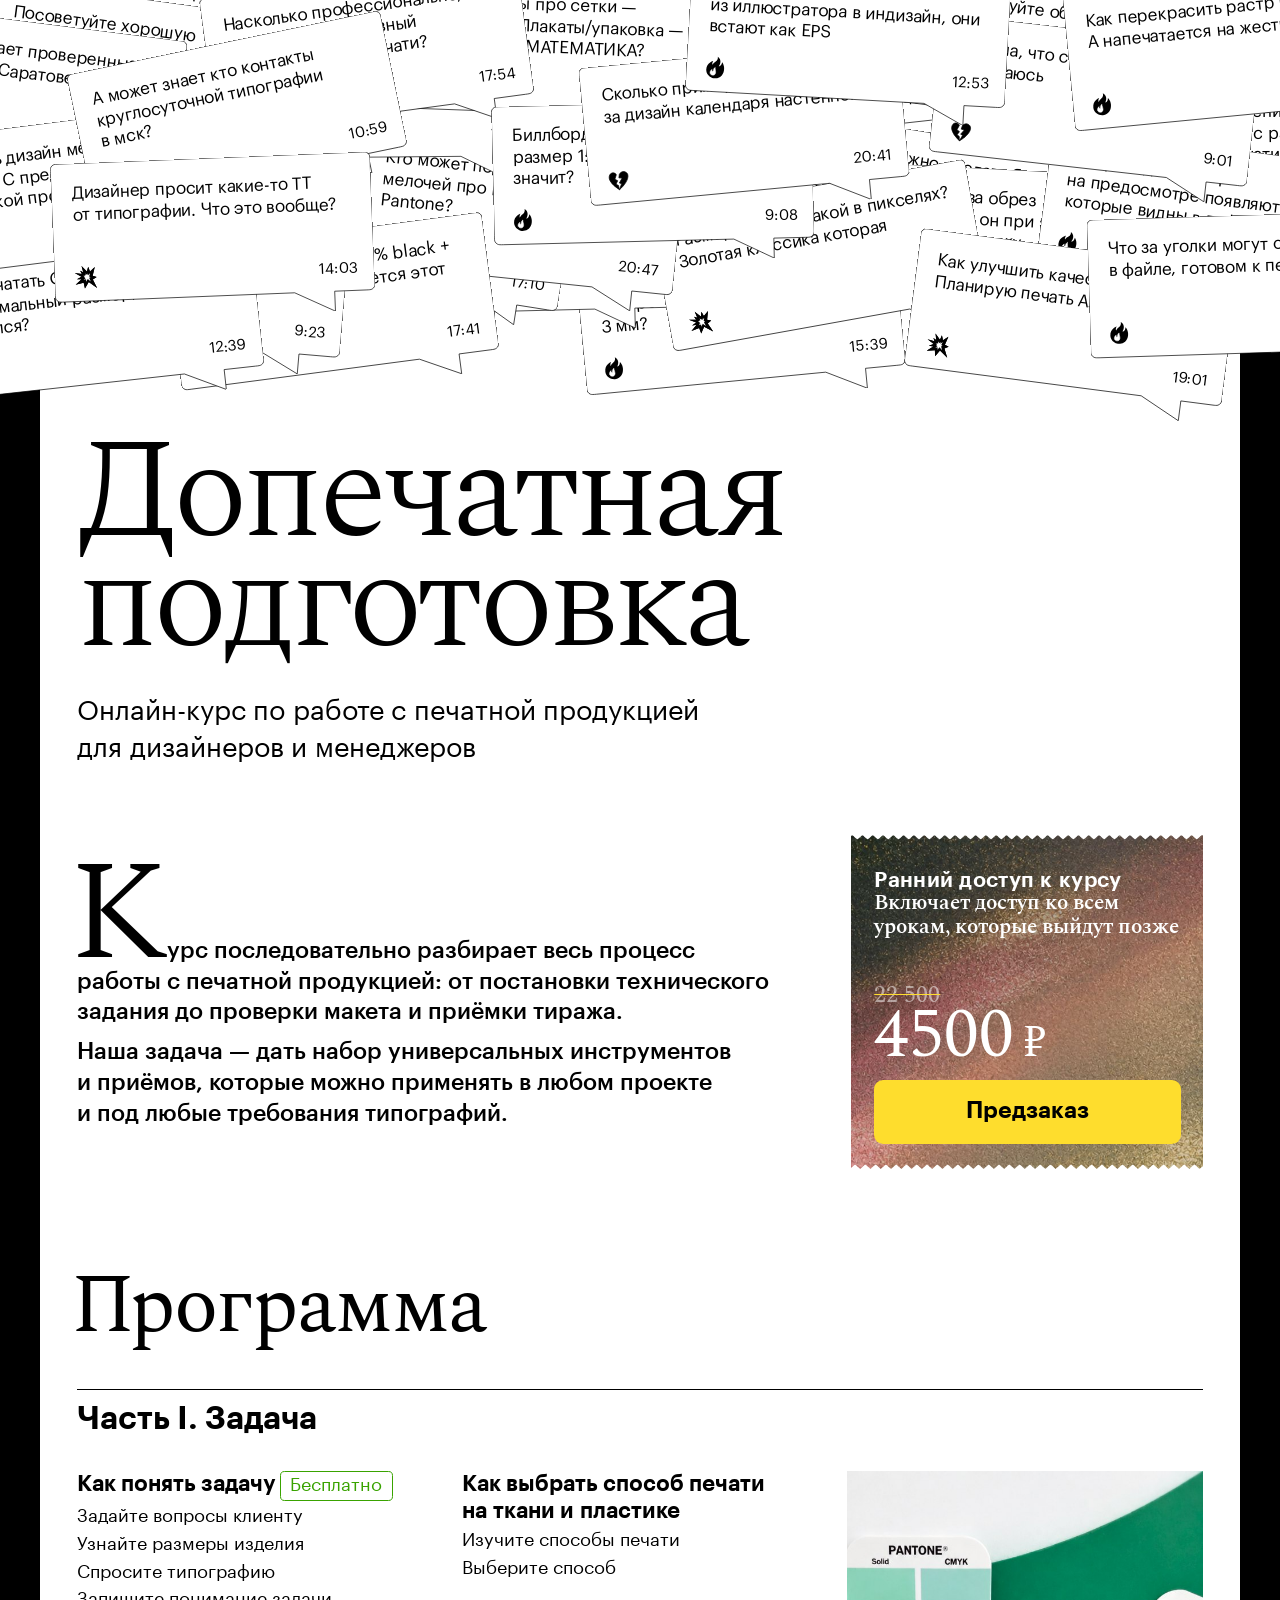
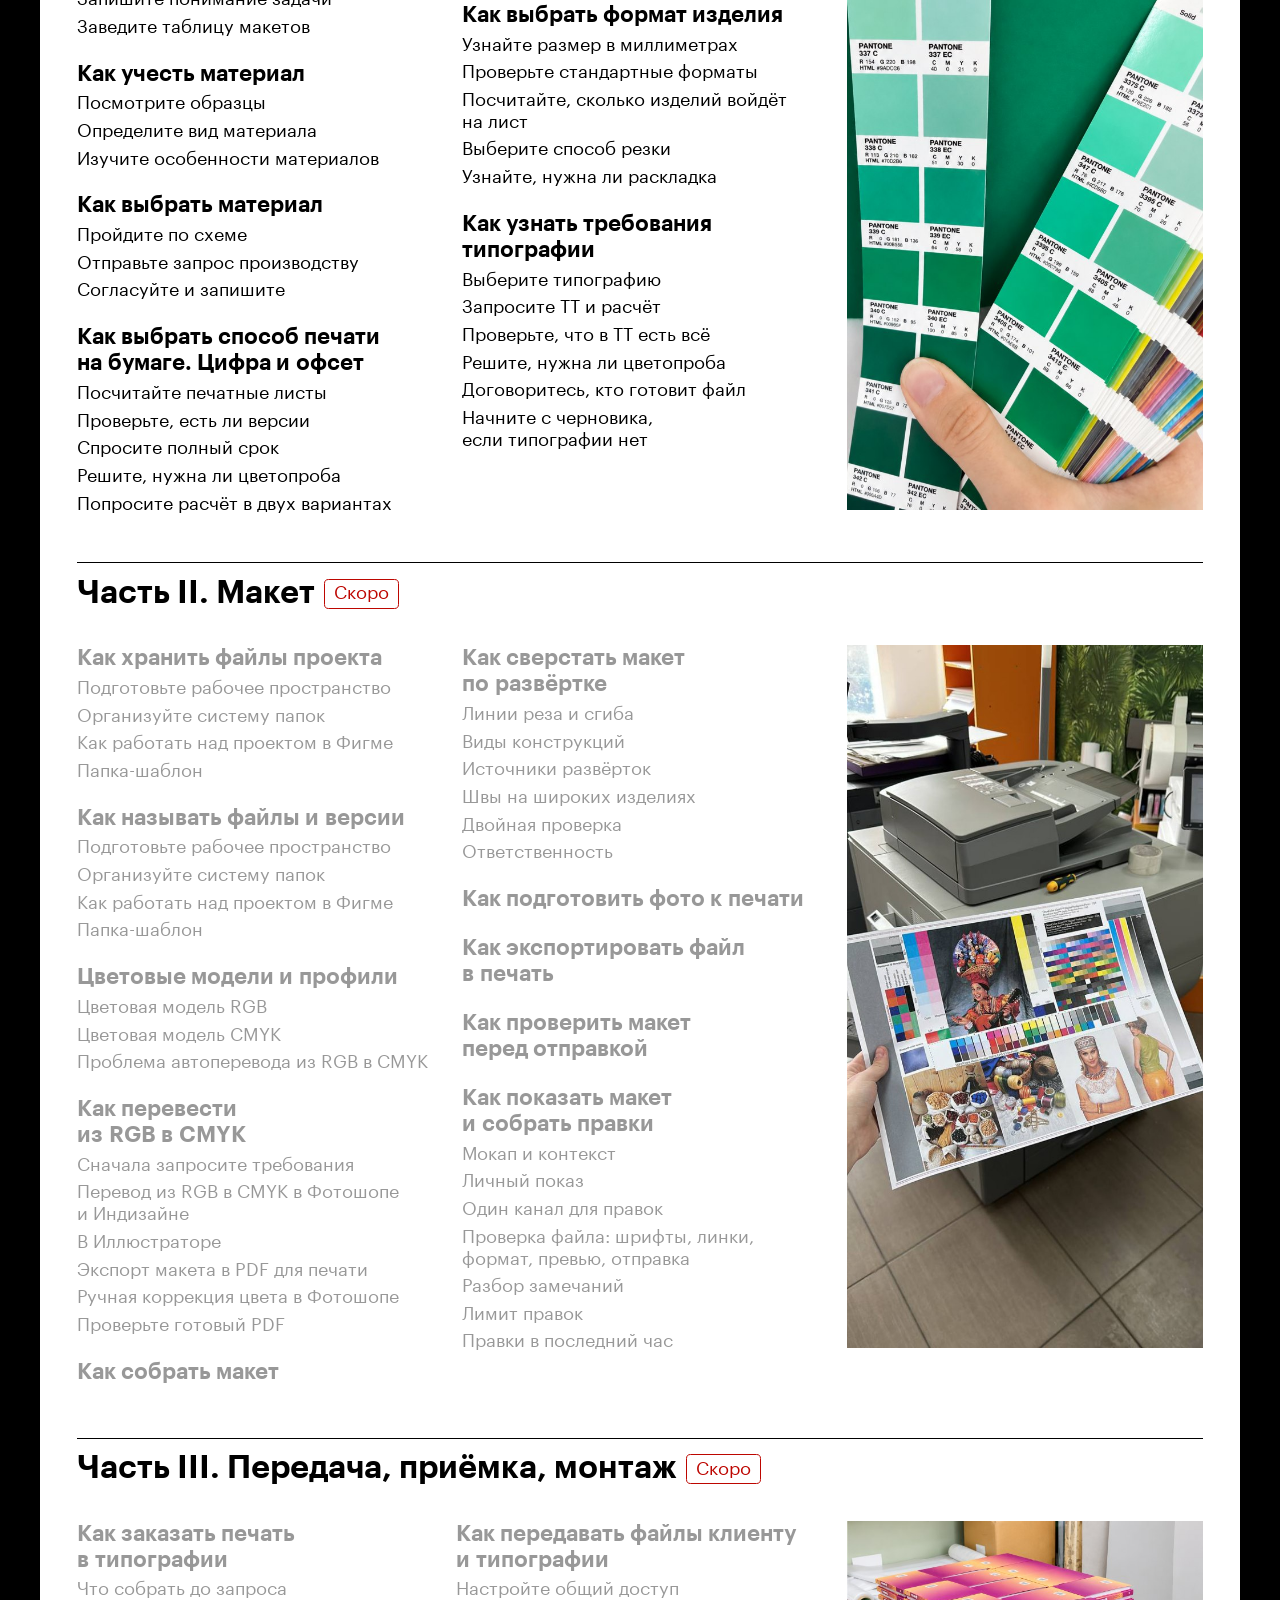
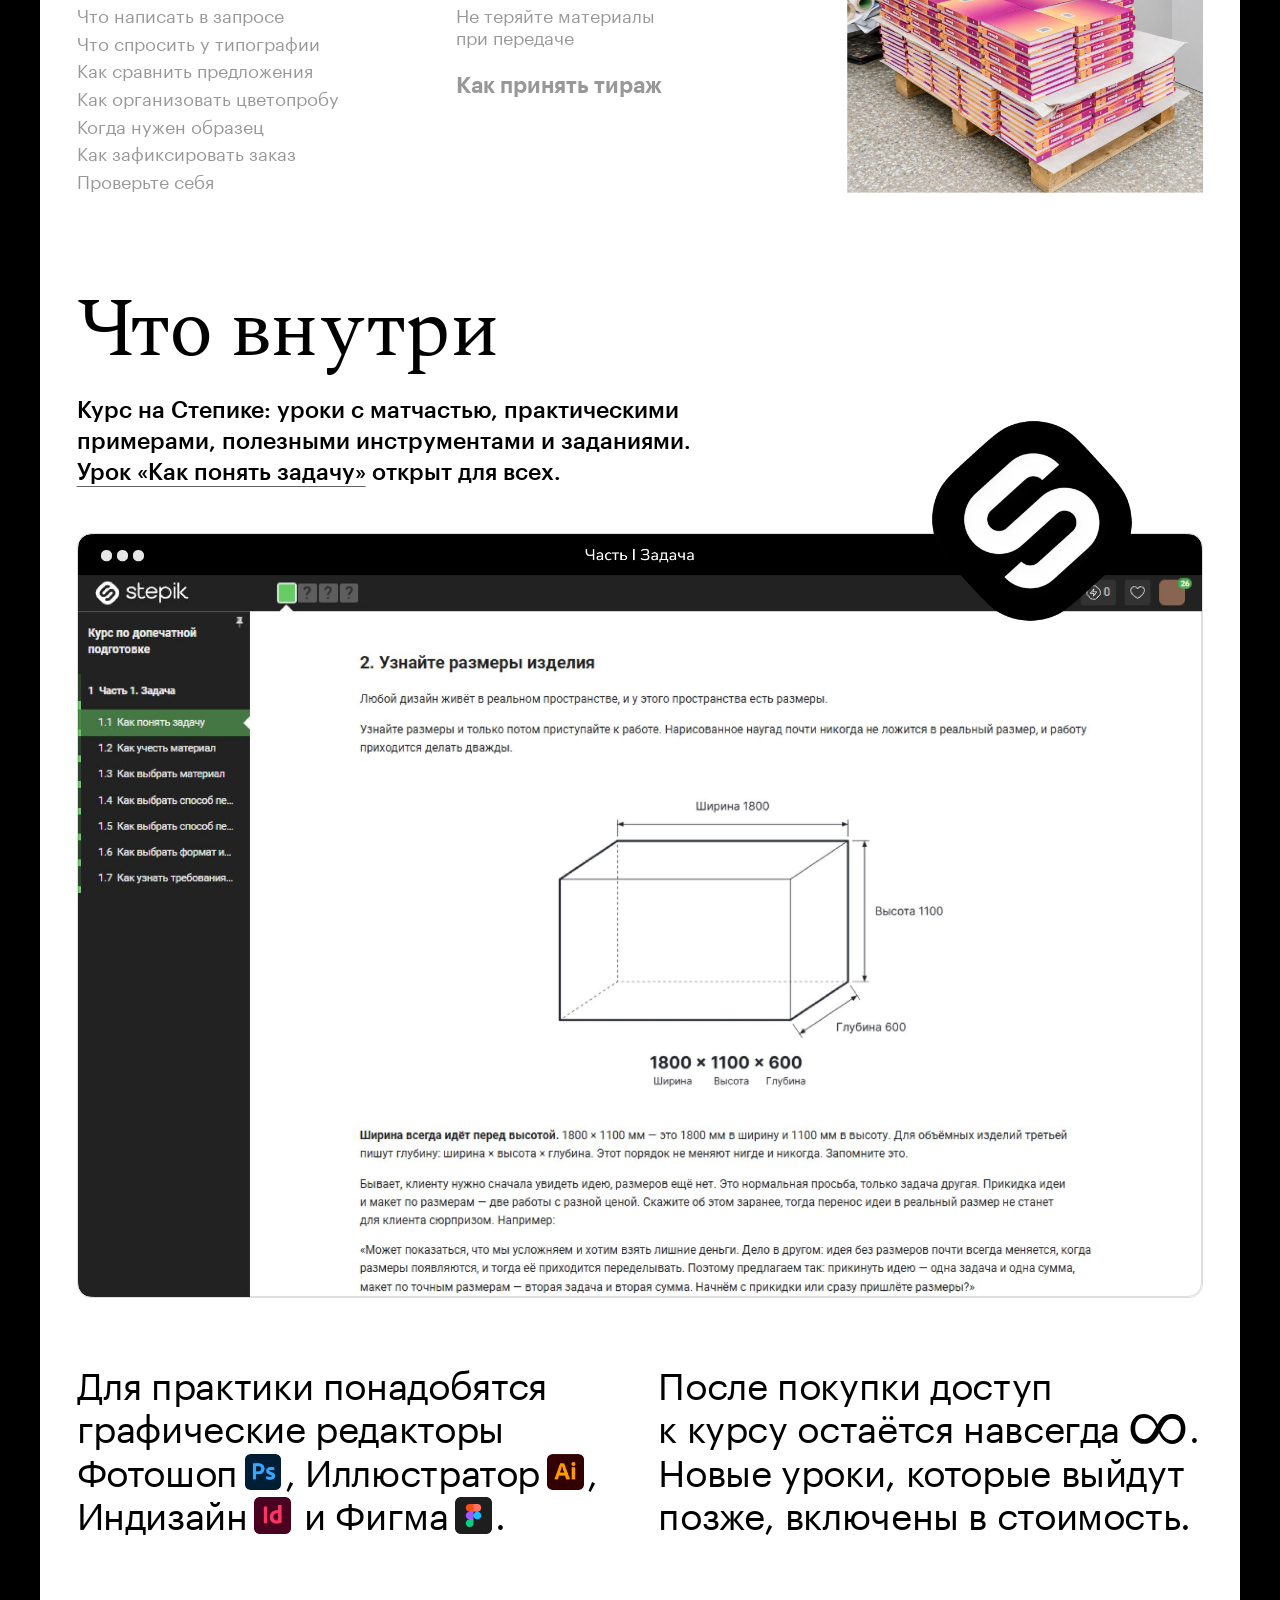
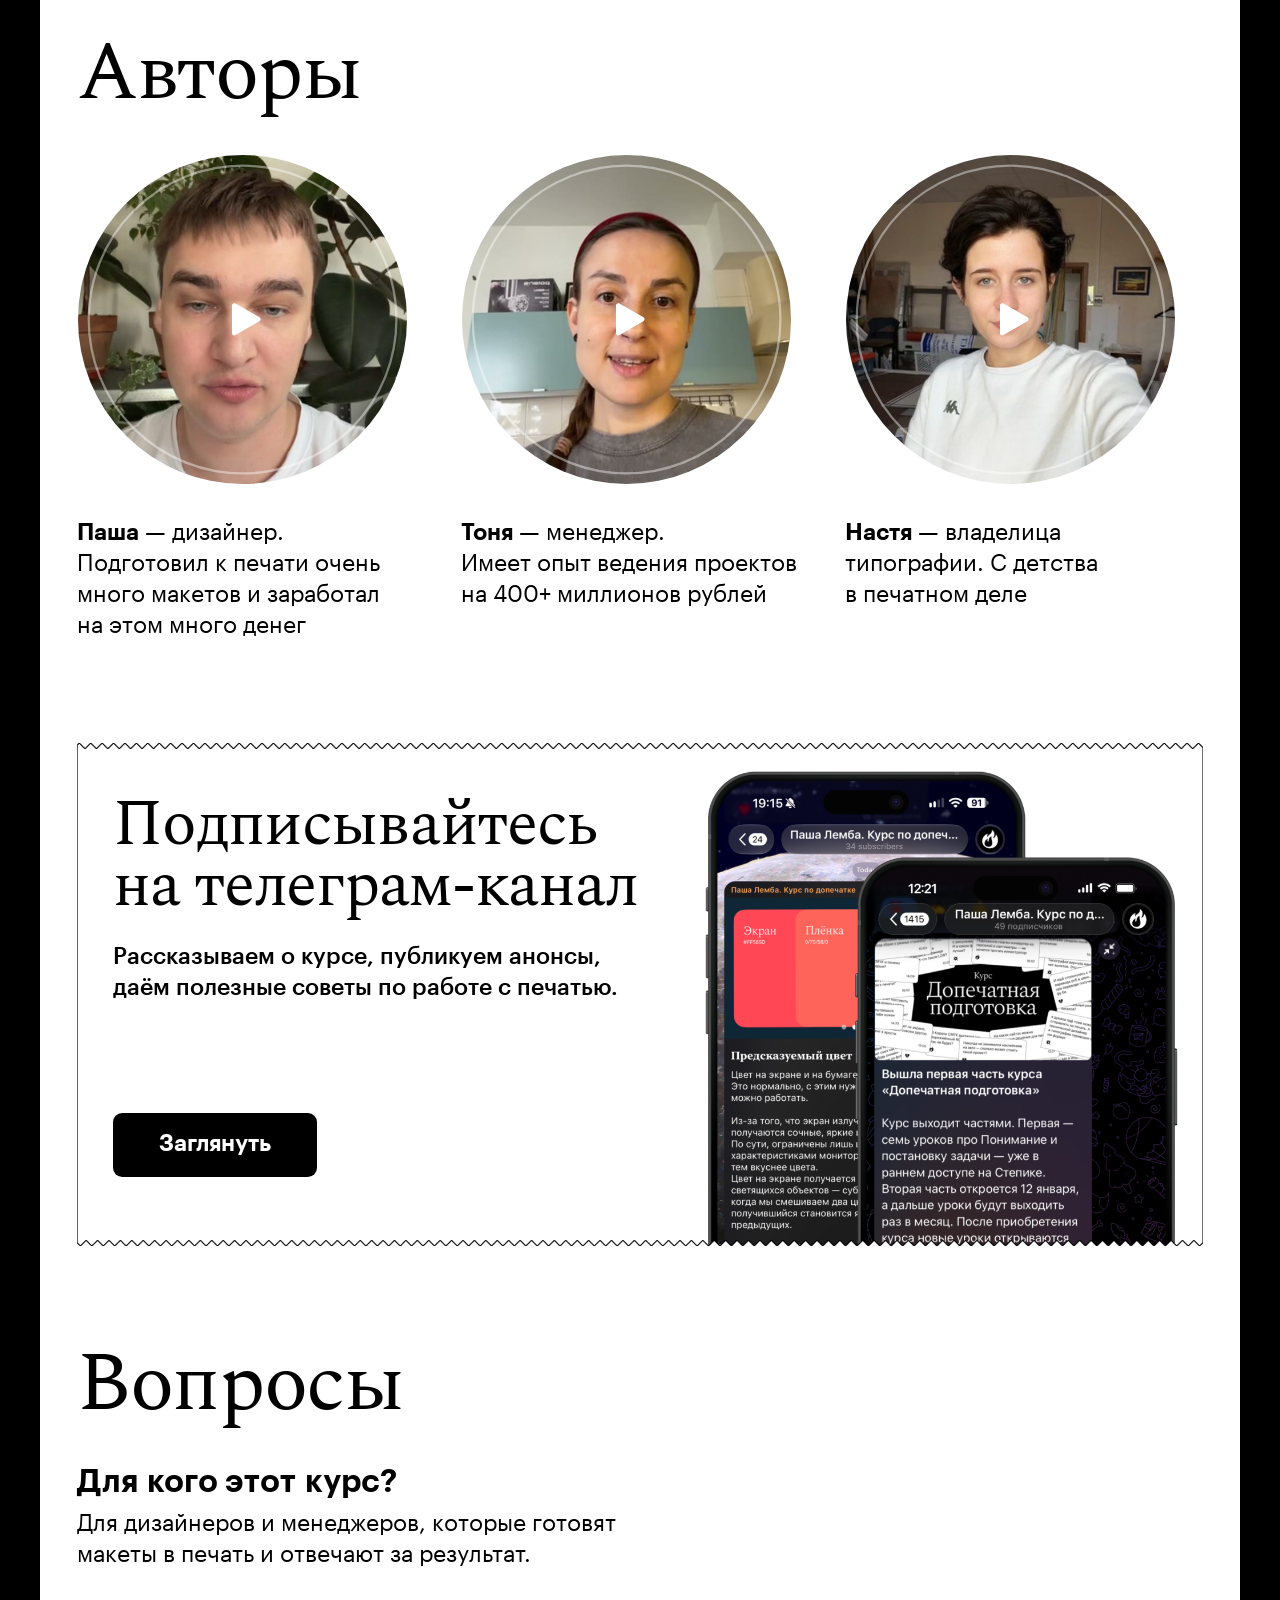
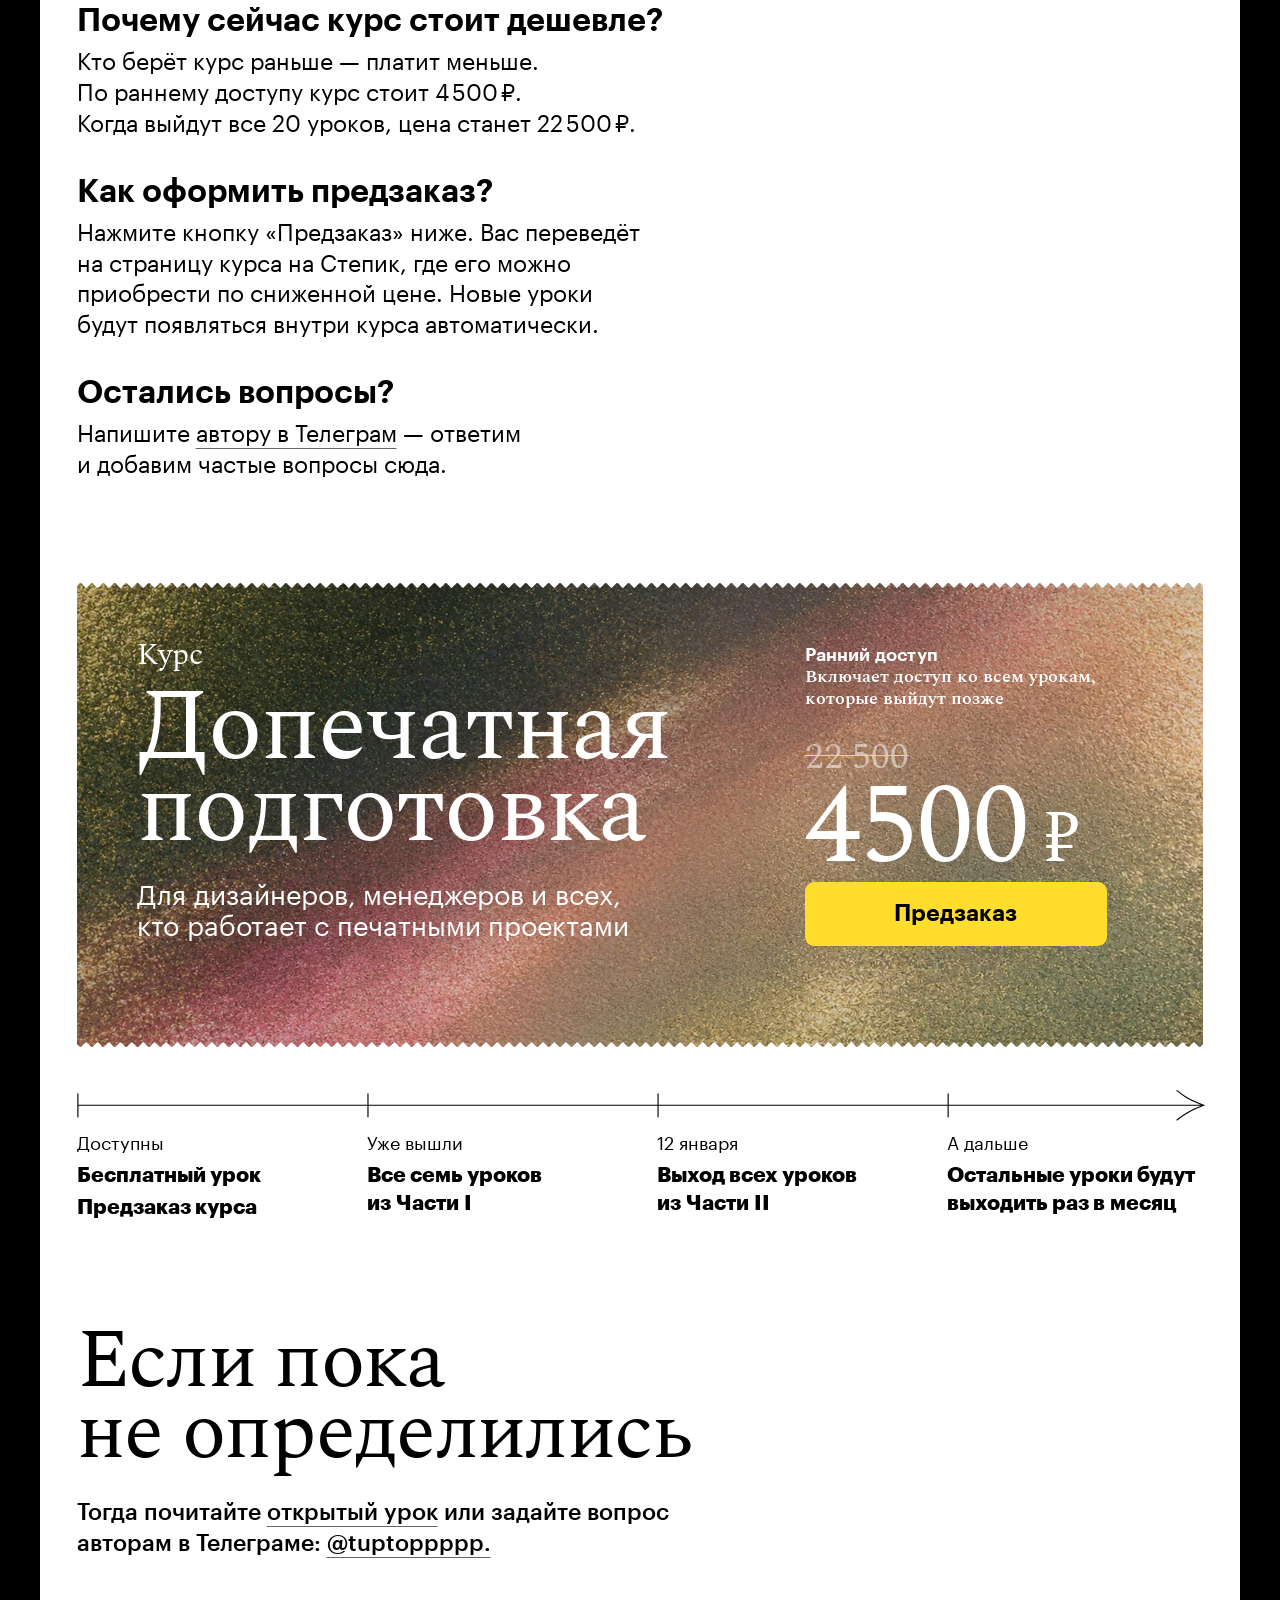
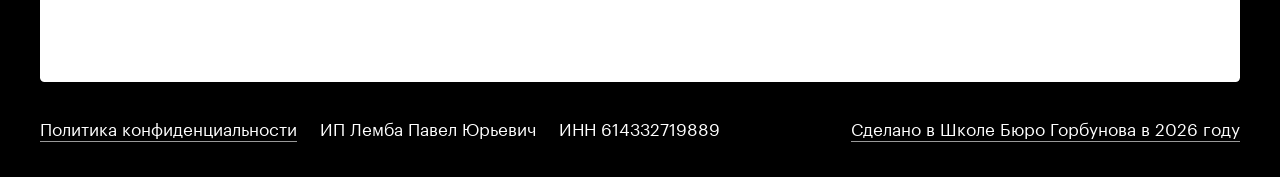
<file: site/index.html>
<!DOCTYPE html>
<html lang="ru">
<head>
  <meta charset="UTF-8">
  <!-- Холст свёрстан под 1440px; на телефоне отдаём отдельную мобильную раскладку -->
  <meta name="viewport" content="width=device-width, initial-scale=1">
  <title>Допечатная подготовка — онлайн-курс для дизайнеров и менеджеров</title>
  <meta name="description" content="Онлайн-курс о работе с печатной продукцией: от постановки задания до приёмки тиража. Сейчас — 4 500 ₽ по предзаказу.">

  <!-- Превью при шеринге (Open Graph — соцсети, VK, Telegram) -->
  <meta property="og:type" content="website">
  <meta property="og:url" content="https://pavellemba.ru/dopechatka/">
  <meta property="og:title" content="Допечатная подготовка">
  <meta property="og:description" content="Онлайн-курс для дизайнеров и менеджеров по работе с печатной продукцией. Сейчас — 4 500 ₽ по предзаказу.">
  <meta property="og:image" content="https://pavellemba.ru/dopechatka/assets/og-cloud.png">
  <meta property="og:image:width" content="1200">
  <meta property="og:image:height" content="630">
  <meta property="og:locale" content="ru_RU">
  <meta property="og:site_name" content="Допечатная подготовка">

  <!-- Превью в Twitter/X -->
  <meta name="twitter:card" content="summary_large_image">
  <meta name="twitter:title" content="Допечатная подготовка">
  <meta name="twitter:description" content="Онлайн-курс для дизайнеров и менеджеров по работе с печатной продукцией. Сейчас — 4 500 ₽ по предзаказу.">
  <meta name="twitter:image" content="https://pavellemba.ru/dopechatka/assets/og-cloud.png">

  <link rel="icon" href="favicon.svg" type="image/svg+xml">
  <link rel="icon" href="favicon.png" sizes="32x32" type="image/png">
  <link rel="apple-touch-icon" href="apple-touch-icon.png">

  <link rel="stylesheet" href="style.css?v=152">
</head>
<body>
  <!-- Yandex.Metrika counter -->
  <script type="text/javascript">
      (function(m,e,t,r,i,k,a){
          m[i]=m[i]||function(){(m[i].a=m[i].a||[]).push(arguments)};
          m[i].l=1*new Date();
          for (var j = 0; j < document.scripts.length; j++) {if (document.scripts[j].src === r) { return; }}
          k=e.createElement(t),a=e.getElementsByTagName(t)[0],k.async=1,k.src=r,a.parentNode.insertBefore(k,a)
      })(window, document,'script','https://mc.yandex.ru/metrika/tag.js?id=113259666', 'ym');

      ym(113259666, 'init', {ssr:true, webvisor:true, clickmap:true, ecommerce:"dataLayer", referrer: document.referrer, url: location.href, accurateTrackBounce:true, trackLinks:true});
  </script>
  <noscript><div><img src="https://mc.yandex.ru/watch/113259666" style="position:absolute; left:-9999px;" alt="" /></div></noscript>
  <!-- /Yandex.Metrika counter -->

  <div id="page" class="landing">
    <div class="sheet">

      <!-- ===== Хиро: облако реплик, заголовок, фото с параллаксом, плашка цены ===== -->
      <section class="hero" aria-label="Допечатная подготовка — онлайн-курс">

        <!-- реплики из чатов: наполняет и анимирует JS -->
        <div class="bubbles" id="bubbles" aria-hidden="true"></div>

        <h1 class="h1">Допечатная<br>подготовка</h1>
        <p class="hero-sub">Онлайн-курс по&nbsp;работе с&nbsp;печатной продукцией <br class="wide-only">для&nbsp;дизайнеров и&nbsp;менеджеров</p>

        <div class="card-frame card-frame-badge">
          <div class="badge">
            <div class="badge-bg" aria-hidden="true"><i></i></div>
            <div class="badge-head">
              <p class="badge-lead">Ранний доступ к&nbsp;курсу</p>
              <p class="badge-note">Включает доступ ко&nbsp;всем урокам, которые выйдут позже</p>
            </div>
            <p class="badge-old">22&nbsp;500</p>
            <p class="badge-now">4500&nbsp;<span class="rub">₽</span></p>
            <a class="btn btn-yellow js-checkout" data-utm="hero" href="https://stepik.org/a/299554" target="_blank" rel="noopener">Предзаказ</a>
          </div>
        </div>
      </section>

      <!-- ===== Вступление с буквицей ===== -->
      <section class="intro" aria-label="О чём курс">
        <p class="intro-cap" aria-hidden="true">К</p>
        <p class="intro-first">урс последовательно разбирает весь процесс</p>
        <div class="intro-rest">
          <p>работы с&nbsp;печатной продукцией: от&nbsp;постановки технического задания до&nbsp;проверки макета и&nbsp;приёмки тиража.</p>
          <p>Наша задача — дать набор универсальных инструментов и&nbsp;приёмов, которые можно применять в&nbsp;любом проекте и&nbsp;под&nbsp;любые требования типографий.</p>
        </div>
      </section>

      <!-- ===== Программа ===== -->
      <section class="program" aria-label="Программа курса">
        <h2 class="h2">Программа</h2>

        <div class="sprint">
          <h3 class="h3">Часть I. Задача</h3>
          <div class="sprint-cols">
            <div class="sprint-col">
              <div class="grp">
                <!-- бирка стоит в строке заголовка: заголовок обтекает её,
                     поэтому она инлайновая, а не отдельным блоком -->
                <p class="grp-t">Как понять задачу<span class="tag tag-free">Бесплатно</span></p>
                <p>Задайте вопросы клиенту</p>
                <p>Узнайте размеры изделия</p>
                <p>Спросите типографию</p>
                <p>Запишите понимание задачи</p>
                <p>Заведите таблицу макетов</p>
              </div>
              <div class="grp">
                <p class="grp-t">Как учесть материал</p>
                <p>Посмотрите образцы</p>
                <p>Определите вид материала</p>
                <p>Изучите особенности материалов</p>
              </div>
              <div class="grp">
                <p class="grp-t">Как выбрать материал</p>
                <p>Пройдите по&nbsp;схеме</p>
                <p>Отправьте запрос производству</p>
                <p>Согласуйте и&nbsp;запишите</p>
              </div>
              <div class="grp">
                <p class="grp-t">Как выбрать способ печати <br class="wide-only">на&nbsp;бумаге. Цифра и&nbsp;офсет</p>
                <p>Посчитайте печатные листы</p>
                <p>Проверьте, есть&nbsp;ли версии</p>
                <p>Спросите полный срок</p>
                <p>Решите, нужна&nbsp;ли цветопроба</p>
                <p>Попросите расчёт в&nbsp;двух вариантах</p>
              </div>
            </div>
            <div class="sprint-col">
              <div class="grp">
                <p class="grp-t">Как выбрать способ печати <br class="wide-only">на&nbsp;ткани и&nbsp;пластике</p>
                <p>Изучите способы печати</p>
                <p>Выберите способ</p>
              </div>
              <div class="grp">
                <p class="grp-t">Как выбрать формат изделия</p>
                <p>Узнайте размер в&nbsp;миллиметрах</p>
                <p>Проверьте стандартные форматы</p>
                <p>Посчитайте, сколько изделий войдёт <br class="wide-only">на&nbsp;лист</p>
                <p>Выберите способ резки</p>
                <p>Узнайте, нужна&nbsp;ли раскладка</p>
              </div>
              <div class="grp">
                <p class="grp-t">Как узнать требования типографии</p>
                <p>Выберите типографию</p>
                <p>Запросите ТТ и&nbsp;расчёт</p>
                <p>Проверьте, что&nbsp;в&nbsp;ТТ есть всё</p>
                <p>Решите, нужна&nbsp;ли цветопроба</p>
                <p>Договоритесь, кто&nbsp;готовит файл</p>
                <p>Начните с&nbsp;черновика, <br class="wide-only">если типографии нет</p>
              </div>
            </div>
            <img class="sprint-pic sprint-pic-1" src="assets/prog-1.jpg" alt="Веера пантонных образцов" width="312" height="559">
          </div>
        </div>

        <div class="sprint">
          <h3 class="h3">Часть II. Макет <span class="tag">Скоро</span></h3>
          <div class="sprint-cols">
            <div class="sprint-col later">
              <div class="grp">
                <p class="grp-t">Как хранить файлы проекта</p>
                <p>Подготовьте рабочее пространство</p>
                <p>Организуйте систему папок</p>
                <p>Как работать над&nbsp;проектом в&nbsp;Фигме</p>
                <p>Папка-шаблон</p>
              </div>
              <div class="grp">
                <p class="grp-t">Как называть файлы и&nbsp;версии</p>
                <p>Подготовьте рабочее пространство</p>
                <p>Организуйте систему папок</p>
                <p>Как работать над&nbsp;проектом в&nbsp;Фигме</p>
                <p>Папка-шаблон</p>
              </div>
              <div class="grp">
                <p class="grp-t">Цветовые модели и&nbsp;профили</p>
                <p>Цветовая модель RGB</p>
                <p>Цветовая модель CMYK</p>
                <p>Проблема автоперевода из&nbsp;RGB в&nbsp;CMYK</p>
              </div>
              <div class="grp">
                <p class="grp-t">Как перевести <br class="wide-only">из&nbsp;RGB в&nbsp;CMYK</p>
                <p>Сначала запросите требования</p>
                <p>Перевод из&nbsp;RGB в&nbsp;CMYK в&nbsp;Фотошопе и&nbsp;Индизайне</p>
                <p>В&nbsp;Иллюстраторе</p>
                <p>Экспорт макета в&nbsp;PDF для&nbsp;печати</p>
                <p>Ручная коррекция цвета в&nbsp;Фотошопе</p>
                <p>Проверьте готовый PDF</p>
              </div>
              <p class="grp-t">Как собрать макет</p>
            </div>
            <div class="sprint-col later">
              <div class="grp">
                <p class="grp-t">Как сверстать макет <br class="wide-only">по&nbsp;развёртке</p>
                <p>Линии реза и&nbsp;сгиба</p>
                <p>Виды конструкций</p>
                <p>Источники развёрток</p>
                <p>Швы на&nbsp;широких изделиях</p>
                <p>Двойная проверка</p>
                <p>Ответственность</p>
              </div>
              <p class="grp-t">Как подготовить фото к&nbsp;печати</p>
              <p class="grp-t">Как экспортировать файл <br class="wide-only">в&nbsp;печать</p>
              <p class="grp-t">Как проверить макет <br class="wide-only">перед отправкой</p>
              <div class="grp">
                <p class="grp-t">Как показать макет <br class="wide-only">и&nbsp;собрать правки</p>
                <p>Мокап и&nbsp;контекст</p>
                <p>Личный показ</p>
                <p>Один канал для&nbsp;правок</p>
                <p>Проверка файла: шрифты, линки, формат, превью, отправка</p>
                <p>Разбор замечаний</p>
                <p>Лимит правок</p>
                <p>Правки в&nbsp;последний час</p>
              </div>
            </div>
            <img class="sprint-pic sprint-pic-2" src="assets/prog-2.jpg" alt="Тестовый отпечаток с цветовыми шкалами у принтера" width="312" height="615">
          </div>
        </div>

        <div class="sprint">
          <h3 class="h3">Часть III. Передача, приёмка, монтаж <span class="tag">Скоро</span></h3>
          <div class="sprint-cols">
            <!-- в этом спринте текстовые колонки сгруппированы: между ними 20,
                 а до картинки остаток ширины -->
            <div class="sprint-pair">
              <div class="sprint-col later">
                <div class="grp">
                  <p class="grp-t">Как заказать печать <br class="wide-only">в&nbsp;типографии</p>
                  <p>Что&nbsp;собрать до&nbsp;запроса</p>
                  <p>Что&nbsp;написать в&nbsp;запросе</p>
                  <p>Что&nbsp;спросить у&nbsp;типографии</p>
                  <p>Как сравнить предложения</p>
                  <p>Как организовать цветопробу</p>
                  <p>Когда нужен образец</p>
                  <p>Как зафиксировать заказ</p>
                  <p>Проверьте себя</p>
                </div>
              </div>
              <div class="sprint-col later">
                <div class="grp">
                  <p class="grp-t">Как передавать файлы клиенту <br class="wide-only">и&nbsp;типографии</p>
                  <p>Настройте общий доступ</p>
                  <p>Не&nbsp;теряйте материалы <br class="wide-only">при&nbsp;передаче</p>
                </div>
                <p class="grp-t">Как принять тираж</p>
              </div>
            </div>
            <img class="sprint-pic sprint-pic-3" src="assets/prog-3.jpg" alt="Паллета с отпечатанным тиражом коробок" width="312" height="238">
          </div>
        </div>
      </section>

      <!-- ===== Что внутри ===== -->
      <section class="inside" aria-label="Что внутри курса">
        <h2 class="h2">Что&nbsp;внутри</h2>
        <p class="inside-lead">Курс на&nbsp;Степике: уроки с&nbsp;матчастью, практическими примерами, полезными инструментами и&nbsp;заданиями. <a class="u" data-utm="inside" href="https://stepik.org/a/299554" target="_blank" rel="noopener">Урок «Как понять задачу»</a> открыт для&nbsp;всех.</p>
        <!-- Четыре скриншота урока лежат стопкой: по скроллу видно тот, чей
             интервал сейчас идёт. Первый грузится сразу, остальные три лениво —
             браузер возьмёт их, когда блок подъедет к экрану. -->
        <div class="inside-shots">
          <img class="inside-shot is-on" src="assets/inside-screen-1.jpg" alt="Урок курса на Степике: теория, примеры и задания" width="986" height="670">
          <img class="inside-shot" src="assets/inside-screen-2.jpg" alt="" width="986" height="670" loading="lazy" decoding="async">
          <img class="inside-shot" src="assets/inside-screen-3.jpg" alt="" width="986" height="670" loading="lazy" decoding="async">
          <img class="inside-shot" src="assets/inside-screen-4.jpg" alt="" width="986" height="670" loading="lazy" decoding="async">
        </div>
        <img class="inside-doodle" src="assets/stepik-badge.png" alt="Степик">

      </section>

      <!-- ===== Для практики понадобятся ===== -->
      <section class="practice" aria-label="Что понадобится для практики">
        <div class="inside-notes">
          <p class="inside-note">Для&nbsp;практики понадобятся<br>графические редакторы<br>Фотошоп<img class="app" src="assets/app-ps.png" alt="Photoshop">, Иллюстратор<img class="app" src="assets/app-ai.png" alt="Illustrator">,<br>Индизайн<img class="app" src="assets/app-id.png" alt="InDesign"> и&nbsp;Фигма<img class="app" src="assets/app-fig.png" alt="Figma">.</p>
          <p class="inside-note">После покупки доступ<br>к&nbsp;курсу остаётся навсегда <img class="inf" src="assets/infinity.svg" alt="бессрочно">.<br>Новые уроки, которые выйдут<br>позже, включены в&nbsp;стоимость.</p>
        </div>
      </section>

      <!-- ===== Авторы ===== -->
      <section class="authors" aria-label="Авторы курса">
        <h2 class="h2">Авторы</h2>
        <div class="authors-row">
          <div class="author">
            <div class="author-pic">
              <div class="video-circle paused" id="pasha-circle" title="Кружок от Паши — нажмите, чтобы посмотреть">
                <video src="assets/pasha-circle.mp4" poster="assets/pasha-poster.jpg" loop muted playsinline preload="metadata"></video>
                <svg class="ring" viewBox="0 0 288 288" aria-hidden="true">
                  <circle class="ring-bg" cx="144" cy="144" r="134.62"></circle>
                  <circle class="ring-bar" cx="144" cy="144" r="134.62" pathLength="100"></circle>
                  <circle class="ring-knob" cx="144" cy="9.38" r="6"></circle>
                </svg>
                <svg class="icon-play" viewBox="0 0 60 60" aria-hidden="true"><path d="M45 28.268C46.3333 29.0378 46.3333 30.9623 45 31.7321L24 43.8564C22.6667 44.6262 21 43.664 21 42.1244L21 17.8756C21 16.336 22.6667 15.3738 24 16.1436L45 28.268Z" fill="#fff"/></svg>
              </div>
            </div>
            <p><b>Паша</b> — дизайнер.<br>Подготовил к&nbsp;печати очень<br>много макетов и&nbsp;заработал<br>на&nbsp;этом много денег</p>
          </div>
          <div class="author">
            <div class="author-pic">
              <div class="video-circle paused" id="tonya-circle" title="Кружок от Тони — нажмите, чтобы посмотреть">
                <video src="assets/tonya-circle.mp4" poster="assets/tonya-poster.jpg" loop muted playsinline preload="metadata"></video>
                <svg class="ring" viewBox="0 0 288 288" aria-hidden="true">
                  <circle class="ring-bg" cx="144" cy="144" r="134.62"></circle>
                  <circle class="ring-bar" cx="144" cy="144" r="134.62" pathLength="100"></circle>
                  <circle class="ring-knob" cx="144" cy="9.38" r="6"></circle>
                </svg>
                <svg class="icon-play" viewBox="0 0 60 60" aria-hidden="true"><path d="M45 28.268C46.3333 29.0378 46.3333 30.9623 45 31.7321L24 43.8564C22.6667 44.6262 21 43.664 21 42.1244L21 17.8756C21 16.336 22.6667 15.3738 24 16.1436L45 28.268Z" fill="#fff"/></svg>
              </div>
            </div>
            <p><b>Тоня</b> — менеджер.<br>Имеет опыт ведения проектов<br>на&nbsp;400+ миллионов рублей</p>
          </div>
          <div class="author author-wide">
            <div class="author-pic">
              <div class="video-circle paused" id="nastya-circle" title="Кружок от Насти — нажмите, чтобы посмотреть">
                <!-- `muted` и `playsinline` стоят атрибутами, иначе айфон не даст
                     запустить ролик сам; `autoplay` намеренно нет — запуск делает
                     скрипт, когда кружок доедет до экрана, чтобы не тянуть 4 МБ
                     на каждой загрузке страницы -->
                <video src="assets/nastya-circle.mp4" poster="assets/nastya-poster.jpg" loop muted playsinline preload="metadata"></video>
                <svg class="ring" viewBox="0 0 288 288" aria-hidden="true">
                  <circle class="ring-bg" cx="144" cy="144" r="134.62"></circle>
                  <circle class="ring-bar" cx="144" cy="144" r="134.62" pathLength="100"></circle>
                  <circle class="ring-knob" cx="144" cy="9.38" r="6"></circle>
                </svg>
                <svg class="icon-play" viewBox="0 0 60 60" aria-hidden="true"><path d="M45 28.268C46.3333 29.0378 46.3333 30.9623 45 31.7321L24 43.8564C22.6667 44.6262 21 43.664 21 42.1244L21 17.8756C21 16.336 22.6667 15.3738 24 16.1436L45 28.268Z" fill="#fff"/></svg>
              </div>
            </div>
            <p><b>Настя</b> — владелица типографии. С&nbsp;детства в&nbsp;печатном деле</p>
          </div>
        </div>
      </section>

      <!-- ===== Телеграм-канал ===== -->
      <section class="tg" aria-label="Телеграм-канал курса">
        <div class="card-frame card-frame-tg">
          <div class="tg-panel">
            <!-- Карточка целиком одна картинка из макета, у мобильного своя:
                 она уже, выше и телефон в ней стоит иначе. Текст и кнопка лежат
                 поверх, поэтому картинка идёт первой. -->
            <picture>
              <source media="(max-width: 759px)" srcset="assets/tg-card-mobile-2x.png">
              <img class="tg-card" src="assets/tg-card-2x.png" alt="Телеграм-канал курса на экране телефона">
            </picture>
            <h2 class="tg-title">Подписывайтесь<br>на&nbsp;телеграм-канал</h2>
            <p class="tg-text">Рассказываем о&nbsp;курсе, публикуем анонсы, <br class="wide-only">даём полезные советы по&nbsp;работе с&nbsp;печатью.</p>
            <a class="btn btn-dark" href="https://t.me/lembadesign" target="_blank" rel="noopener">Заглянуть</a>
          </div>
        </div>
      </section>

      <!-- ===== Вопросы ===== -->
      <section class="faq" aria-label="Вопросы и ответы">
        <h2 class="h2">Вопросы</h2>
        <div class="faq-item">
          <h3 class="h3">Для&nbsp;кого этот&nbsp;курс?</h3>
          <p>Для&nbsp;дизайнеров и&nbsp;менеджеров, которые готовят макеты в&nbsp;печать и&nbsp;отвечают за&nbsp;результат.</p>
        </div>
        <div class="faq-item">
          <h3 class="h3">Почему сейчас курс стоит дешевле?</h3>
          <p>Кто&nbsp;берёт курс раньше — платит меньше. По&nbsp;раннему доступу курс стоит 4&#8239;500&#8239;₽. <br class="wide-only">Когда выйдут все&nbsp;20&nbsp;уроков, цена станет 22&#8239;500&#8239;₽.</p>
        </div>
        <div class="faq-item">
          <h3 class="h3">Как оформить предзаказ?</h3>
          <p>Нажмите кнопку «Предзаказ» ниже. Вас&nbsp;переведёт на&nbsp;страницу курса на&nbsp;Степик, где его&nbsp;можно приобрести по&nbsp;сниженной цене. Новые уроки будут появляться внутри курса автоматически.</p>
        </div>
        <div class="faq-item">
          <h3 class="h3">Остались вопросы?</h3>
          <p>Напишите <a class="u" href="https://t.me/tuptoppppp" target="_blank" rel="noopener">автору в&nbsp;Телеграм</a> — ответим и&nbsp;добавим частые вопросы сюда.</p>
        </div>
      </section>

      <!-- ===== Плашка с ценой ===== -->
      <section class="buy" aria-label="Предзаказ курса">
        <div class="card-frame card-frame-buy">
          <div class="buy-card">
            <div class="buy-bg" aria-hidden="true"><i></i></div>
            <p class="buy-kicker">Курс</p>
            <h2 class="buy-title">Допечатная подготовка</h2>
            <p class="buy-text">Для&nbsp;дизайнеров, менеджеров и&nbsp;всех, кто&nbsp;работает с&nbsp;печатными проектами</p>
            <div class="buy-head">
              <p class="buy-lead">Ранний доступ<span class="buy-lead-mobile"> к&nbsp;курсу</span></p>
              <p class="buy-note">Включает доступ ко&nbsp;всем урокам, которые выйдут позже</p>
            </div>
            <p class="buy-old">22&nbsp;500</p>
            <p class="buy-now">4500&nbsp;<span class="rub">₽</span></p>
            <a class="btn btn-yellow js-checkout" data-utm="buy" href="https://stepik.org/a/299554" target="_blank" rel="noopener">Предзаказ</a>
          </div>
        </div>

        <!-- Таймлайн выхода уроков -->
        <div class="when" aria-label="Когда выходят уроки">
          <div class="when-inner">
          <div class="when-line"></div>
          <div class="when-col">
            <p class="when-date">Доступны</p>
            <p class="when-what">Бесплатный урок</p>
            <p class="when-what">Предзаказ курса</p>
          </div>
          <div class="when-col">
            <p class="when-date">Уже вышли</p>
            <p class="when-what">Все семь уроков<br>из&nbsp;Части&nbsp;I</p>
          </div>
          <div class="when-col">
            <p class="when-date">12&nbsp;января</p>
            <p class="when-what">Выход всех уроков<br>из&nbsp;Части&nbsp;II</p>
          </div>
          <div class="when-col">
            <p class="when-date">А&nbsp;дальше</p>
            <p class="when-what">Остальные уроки будут<br>выходить раз в&nbsp;месяц</p>
          </div>
          </div>
        </div>
      </section>

      <!-- ===== Если пока не определились ===== -->
      <section class="undecided" aria-label="Если пока не определились">
        <h2 class="h2">Если пока<br>не&nbsp;определились</h2>
        <p>Тогда почитайте <a class="u" data-utm="undecided" href="https://stepik.org/a/299554" target="_blank" rel="noopener">открытый урок</a> или задайте вопрос <br class="wide-only">авторам в&nbsp;Телеграме: <a class="u" href="https://t.me/tuptoppppp" target="_blank" rel="noopener">@tuptoppppp.</a></p>
      </section>

    </div>

    <!-- ===== Подвал ===== -->
    <footer class="site-footer">
      <div class="foot-left">
        <a class="foot-link" href="privacy/">Политика конфиденциальности</a>
        <span>ИП&nbsp;Лемба&nbsp;Павел&nbsp;Юрьевич</span>
        <span>ИНН&nbsp;614332719889</span>
      </div>
      <p><a class="foot-link" href="https://bureau.ru/school/" target="_blank" rel="noopener">Сделано в&nbsp;Школе Бюро Горбунова в&nbsp;2026&nbsp;году</a></p>
    </footer>
  </div>

<script>
  /* ============================================================
     ОПЛАТА (Продамус) — единственная точка настройки.
     Чтобы включить оплату: впиши поддомен payform в PAY.shop.
     Пока пусто — кнопки «Предзаказ» ведут в Телеграм.
     ============================================================ */
  (() => {
    const PAY = {
      shop: '',                 // ← поддомен payform, напр. 'dopechatka' → https://dopechatka.payform.ru
      price: '4500',            // цена предзаказа, ₽ (без пробелов)
      product: 'Курс «Допечатная подготовка» — предзаказ',
      // Пока платёжки нет, жёлтые кнопки ведут на страницу курса на Степике —
      // там и оформляется предзаказ. В разметке у них стоит тот же адрес,
      // чтобы кнопки работали и с отключённым JS.
      fallback: 'https://stepik.org/a/299554'
    };
    const base = location.origin + location.pathname.replace(/[^/]*$/, '');
    const checkoutUrl = () => {
      if (!PAY.shop) return PAY.fallback;
      const p = new URLSearchParams({
        do: 'pay',
        'products[0][name]': PAY.product,
        'products[0][price]': PAY.price,
        'products[0][quantity]': '1',
        urlSuccess: base + 'success.html',
        urlReturn: base + 'fail.html'
      });
      return 'https://' + PAY.shop + '.payform.ru/?' + p.toString();
    };
    const url = checkoutUrl();
    const external = !PAY.shop; // платёжку открываем в той же вкладке, Телеграм — в новой
    document.querySelectorAll('.js-checkout').forEach(a => {
      a.href = url;
      if (external) { a.target = '_blank'; a.rel = 'noopener'; }
      else { a.removeAttribute('target'); a.removeAttribute('rel'); }
    });
  })();

  /* ============================================================
     UTM-МЕТКИ НА СТЕПИК
     К каждой ссылке на промо-страницу курса дописываются utm —
     чтобы в статистике Степика было видно, откуда человек пришёл
     и по какой кнопке ушёл.

     Блок стоит **после** «ОПЛАТЫ» и это важно: тот переписывает href
     у жёлтых кнопок, так что метить их можно только следом. Если
     когда-нибудь включат платёжку, кнопки будут вести на payform,
     а не на Степик — и метка к ним перестанет цепляться сама собой,
     селектор ищет именно stepik.org.

     Откуда берётся источник, по убыванию приоритета:
       1. utm_source в адресе самой страницы. Это основной путь:
          ссылку с меткой автор кладёт в телеграм-канал, и метка
          доезжает до Степика как есть;
       2. реферер t.me или telegram. Срабатывает не всегда — из
          приложения Телеграма реферер часто пустой, поэтому
          полагаться только на него нельзя;
       3. иначе `site` — зашли напрямую, из поиска или по закладке.

     utm_content всегда занят местом на странице (hero, inside, buy,
     undecided), даже если в адресе пришёл свой: иначе не видно,
     какая из четырёх ссылок сработала.
     ============================================================ */
  (() => {
    const q = new URLSearchParams(location.search);
    let host = '';
    try { if (document.referrer) host = new URL(document.referrer).hostname; } catch (e) {}
    const fromTg = /(^|\.)t\.me$/i.test(host) || /telegram/i.test(host);
    // Пришла метка с адреса — переносим ровно то, что в ней было, и ничего
    // не досочиняем. Это нужно для схемы «всё в одном параметре», которую
    // автор взяла у Бюро: там `utm_source=tg-c-курс-ддммгг`, а `utm_medium`
    // и `utm_campaign` не используются вовсе, и подставлять их за автора
    // значит врать в чужой статистике.
    // Метки нет — ставим свою, как раньше: по рефереру или `site`.
    const utm = {};
    if (q.get('utm_source')) {
      for (const k of ['utm_source', 'utm_medium', 'utm_campaign', 'utm_term']) {
        const v = q.get(k);
        if (v) utm[k] = v;
      }
    } else {
      utm.utm_source = fromTg ? 'telegram' : 'site';
      utm.utm_medium = fromTg ? 'social' : 'referral';
      utm.utm_campaign = 'dopechatka';
    }
    document.querySelectorAll('a[href*="stepik.org"]').forEach(a => {
      const u = new URL(a.href);
      for (const k in utm) u.searchParams.set(k, utm[k]);
      if (a.dataset.utm) u.searchParams.set('utm_content', a.dataset.utm);
      a.href = u.toString();
    });
  })();

  /* ============================================================
     АВТОСКЕЙЛ ХОЛСТА
     Вёрстка в натуральную величину макета (полотно 1050px), на экран
     её кладём зумом. Потолок 1200/1050: при широком окне полотно
     занимает ровно 1200px. Координаты внутри не трогаем — масштабируется
     всё целиком, поэтому содержимое не разъезжается. Когда окно уже
     1200, зум падает, тёмные поля съедаются, полотно остаётся по центру.

     Блок идёт первым не случайно: облако реплик ниже мерит живую геометрию
     своего контейнера, а она зависит от зума. Если считать её до того, как
     зум выставлен, в окне уже 1200 выйдет чепуха — там CSS-дефолт 1.1429
     больше настоящего масштаба.
     ============================================================ */
  (() => {
    const SHEET = 1050;        // ширина белого полотна в вёрстке
    const MAX = 1200 / SHEET;  // ≈1.1429 — на экране полотно шириной 1200
    const root = document.documentElement;
    const page = document.getElementById('page');
    const mobile = matchMedia('(max-width: 759px)');
    const card = page.querySelector('.card-frame');
    const fit = () => {
      if (mobile.matches) {
        root.style.setProperty('--zoom', '1');
        page.style.setProperty('--card-scale', card.getBoundingClientRect().width / 343);
        return;
      }
      root.style.setProperty('--zoom', Math.min(MAX, root.clientWidth / SHEET));
    };
    fit();
    window.addEventListener('resize', fit, { passive: true });
  })();

  /* ============================================================
     КЕРНИНГ ЗАГОЛОВКОВ
     В кириллице Spectral кернинг есть не на все пары, а трекинг в
     макете отрицательный — из-за этого просветы разъезжаются: в
     «Что внутри» между Ч и т 15% кегля, а у и т вообще налезают друг
     на друга. Ниже — поправки к трекингу для пар, которые выбиваются
     из медианы больше чем на 5% кегля. Значения не на глаз: посчитаны
     замером контуров шрифта — минимальный просвет между соседними
     буквами построчно. Пар, которых тут нет, правка не касается,
     так что поменять текст заголовка безопасно.
     ============================================================ */
  (() => {
    // track — трекинг, при котором замерялись просветы; он тут только как
    // пометка, откуда взялись числа. Итоговый трекинг пары считается
    // от **собственного** трекинга элемента: поправка тянет пару к медиане
    // просветов, а медиана вместе с трекингом и съезжает. Раньше бралось
    // значение из таблицы, и на заголовке письма (трекинг −0,02 против
    // −0,04 в ряду 400) пара «ая» расходилась на 1,8px — видно на глаз.
    const KERN = {
      // Пары «тн» и «ая» отсюда убраны — на них автор сказала, что в
      // «Допечатной подготовке» пляшут буквы. Поправка раздвигала их на 5 и 6px
      // при кегле 88 (и на 7 и 9 при 124), и это были два самых широких просвета
      // в строке; без них ряд букв совпадает с макетом колонка в колонку.
      // Ряд 300 (десктопный H1) держался только на них, поэтому его больше нет.
      // «Пр», «Чт», «ну», «ут» достались сюда вместе с H2, когда он стал Regular;
      // в ряду 500 они тоже остались — на случай, если туда вернётся заголовок
      400: { track: -0.04, pairs: { 'Пр': -0.055, 'Чт': -0.057, 'ну': 0.070, 'ут': 0.070 } },
      500: { track: -0.02, pairs: { 'Пр': -0.055, 'Чт': -0.057, 'ну': 0.070, 'ут': 0.070, 'Ку': -0.070, 'ур': 0.067 } },
      700: { track: -0.02, pairs: { 'По': -0.070, 'м-': -0.057, '-к': -0.055, 'ал': 0.067, 'Ку': -0.070, 'До': -0.060 } }
    };
    const kern = el => {
      const cs = getComputedStyle(el);
      const k = KERN[cs.fontWeight];
      if (!k) return;
      // трекинг элемента в em: computed даёт пиксели, «normal» — это ноль
      const track = (parseFloat(cs.letterSpacing) || 0) / parseFloat(cs.fontSize);
      [...el.childNodes].forEach(node => {
        if (node.nodeType !== 3) return;
        const t = node.textContent;
        const frag = document.createDocumentFragment();
        let plain = '';
        for (let i = 0; i < t.length; i++) {
          const corr = k.pairs[t[i] + t[i + 1]];
          if (corr === undefined) { plain += t[i]; continue; }
          if (plain) { frag.appendChild(document.createTextNode(plain)); plain = ''; }
          const span = document.createElement('span');
          span.textContent = t[i];
          span.style.letterSpacing = (track + corr).toFixed(4) + 'em';
          frag.appendChild(span);
        }
        if (plain) frag.appendChild(document.createTextNode(plain));
        node.replaceWith(frag);
      });
    };
    document.querySelectorAll('.h1, .h2, .tg-title, .buy-title, .buy-kicker').forEach(kern);
  })();

  /* ============================================================
     РЕПЛИКИ В ХИРО
     Как в первой версии сайта: плашки появляются по одной,
     вырастая из собственного центра. Когда экран заполнен —
     новая реплика раз в 3–4 секунды поверх остальных.
     ============================================================ */
  (() => {
    const box = document.getElementById('bubbles');
    if (!box) return;

    const reduce = matchMedia('(prefers-reduced-motion: reduce)').matches;
    const rnd = (a, b) => a + Math.random() * (b - a);
    const pad = n => String(n).padStart(2, '0');

    const POOL = [
      'Откуда можно загрузить последние веера библиотек Pantone?',
      'В Кореле CMYK выглядит как пережжённый RGB — на печати же так не будет?',
      'Перевела цвета из RGB в CMYK — цвет текста очень сильно отличается, очень светлый',
      'У клиентки при печати серый ушёл в грязный зелёный. CMYK, цвета чистые',
      'Как снизить сумму красок в фото до 300% в индизайне при экспорте пдф?',
      'Референс — макет — результат печати: получилось очень тёмно, чёрный какой-то',
      'Вот что типография просит — как в индизайне настроить это цветовое пространство?',
      'Как перекрасить растр в пантон? А напечатается на жести-то?',
      'Есть способ проверить, что выбранные цвета будут сочными и хорошими при печати?',
      'Пдф в RGB 300 dpi будет достаточно, или лучше конвертить в CMYK?',
      'Текст должен быть 100% black + overprint. Где добавляется этот overprint?',
      'Насколько профессионально, когда код цвета разный для диджитала и печати?',
      'Сохраняю QR для печати в SVG, ставлю один цвет — он всё равно в 4 краски',
      'Как в CMYK получить такой цвет?',
      'Почему при использовании чёрного в индизайне текст и QR-код в 4 краски?',
      'Подскажите сайт, который грамотно переводит CMYK в Пантон',
      'Почему в overprint preview макет изменяется вот так?',
      'Как подготовить в печать макет с фиолетовым цветом? Боюсь, в жизни всё грустно',
      'Линии биговки плашечным цветом с оверпринтом — как в индизайне выбрать?',
      'Кто может подсказать пару мелочей про печать цвета через Pantone?',
      'После печати тёмно-фиолетовый ушёл чуть-чуть в зелёный',
      'Есть брендбук, делала цвет по CMYK — каждый раз проблема. Просят в Пантоне',
      'Готовила 97 макетов в фигме 1920×1080, теперь нужно на печать 100×57 см',
      'Нужно ли переводить текст в кривые? Неужели книги сдают с текстом в кривых?',
      'Экспортирую pdf из фигмы — в иллюстраторе часть контента невидимая',
      'Перевожу макет из иллюстратора в фотошоп — нужно ли текст в кривые?',
      'Как правильно подготовить эффекты типа теней, чтобы они нормально напечатались?',
      'А как там делать полиграфию? Дополнительные плагины устанавливать для вывода в пдф?',
      'При просмотре файла в EPS у png-изображения появилась граница',
      'В переводе в растр на предосмотре появляются поля, которые видны в пдф',
      'Требования: файлы композитные, postscript level2, bitmap compression off. Что это?',
      'Вставляю векторы из иллюстратора в индизайн, они встают как EPS',
      'Типография требует избавиться от прозрачностей. При flatten плашка исчезает',
      'Сохраняю из индиза в пдф для печати — появляются артефакты',
      'На печати тени идут жёсткой ступенькой вместо плавного градиента',
      'Типография говорит: линки потеряны, вылеты не стоят, хотя у меня стоят',
      'В какой программе открыть pdf, чтобы заменить картинку? Иллюстратора нет',
      'Кто дизайнил обклейку авто? Как делать допуски — плёнка же растягивается?',
      'Как улучшить качество картинки? Планирую печать А2',
      'Никогда не готовила макеты плакатов А0 — 300 dpi или можно меньше?',
      'В фигме можно сделать баннер 9 м × 1,3 м? В каком формате сохранять?',
      'Когда вектор отправляешь в печать, там же пофиг, какой dpi?',
      'Кто-нибудь делал пресс-воллы? Какие подводные камни печати?',
      'Как определиться с размером шрифта, если клиент будет в 1,5 метрах от плаката?',
      'Кто делал макеты под А1 сити-формат — какие есть нюансы?',
      'Размер плаката какой в пикселях? Золотая классика которая',
      'Какого качества фото надо на баннеры 5×5 м? В инете пишут 50–60 dpi',
      'Биллборды: свести все слои, размер 1:1, у вас 1:10. Что это значит?',
      'Баннер 1×10 метров сдавать обязательно в тиф или пдф подойдёт?',
      'Сделала выпуски по 5 мм, выгрузила в пдф — пдфка без выпусков',
      'Делаю вылет за обрез в индизайне, а он при экспорте рисует белую рамку',
      'Как его сделать, чтобы плоттер взял — может, абрис дать?',
      'Существует ли оборудование, которое режет плёнку меньше 3 мм?',
      'Что за уголки могут отображаться в файле, готовом к печати?',
      'Как делаются бирки-этикетки для брошей? Как на макете сделать отверстия?',
      'Визитка 90×50, bleed по 3 мм — типография видит 96×56. Убрать галочку?',
      'Типографии в Москве, где чёрный подарочный конверт в единичном экземпляре?',
      'Как в сертификате-открытке сделать прорези для карточки? Помечать линии разреза?',
      'Где в Москве можно распечатать сертификаты на такой поверхности?',
      'Напечатать QR на визитке. Какой минимальный размер, чтобы он читался?',
      'Афиши А3. Требования ниже, чем к коммерческим плакатам, или те же?',
      'Меню в иллюстраторе: CMYK, 300 ppi, вылеты 5 мм. Как быть с рисунками?',
      'Можно указывать инстаграм на флаере, если печать будет в России?',
      'Можно в фигму встроить кучу psd и ai, чтобы сразу экспортировать пдф в печать?',
      'В иллюстраторе можно подготовить макет так же подробно, как в индизайне?',
      'Где вы обычно делаете макеты для полиграфии, если это листовка/флаер/плакат?',
      'Надо сверстать книгу. Могу сделать в фигме, экспортировать, перевести в CMYK?',
      'В иллюстраторе можно собирать плакаты с растровыми доминантами, или индизайн?',
      'Подскажите плагин-конвертер из пикселей в сантиметры — не хочется трогать иллюстратор',
      'Кто печатал сохранённые из фигмы презентации? Лайфхаки, чтобы шрифты не поехали?',
      'Добавила на стикер бант, но он в RGB — как перевести в CMYK?',
      'Готовил ли кто-то наклейку к печати? Есть вопросы по подготовке контуров для резки',
      'Кто знает типографии, где хорошо печатают стикеры за приемлемые деньги?',
      'Делаю наклейки с градиентом — для печати обязательно разбирать?',
      'Прилетела задача: подготовить промышленные этикетки. Какие подводные камни?',
      'В каком формате нужно сохранить изображение, чтобы напечатать наклейку?',
      'Можно задать пару вопросов по упаковке? Именно подготовки к печати',
      'Нужно подготовить к печати макет упаковки из Фигмы. Отрисовать заново?',
      'Как подготовить файл к флексопечати? Плашечный цвет и куча непонятных слов',
      'Адаптировать кофейную упаковку под меньший объём. Есть развёртка квадропака',
      'Посоветуйте типографии, которые печатают коробки на гофрокартоне',
      'Кто-нибудь может помочь с подготовкой в печать пакета? Есть вопросики',
      'Как делать дизайн мерча? Нужна футболка. С предпечатной подготовкой проблема',
      'Кто-нибудь делал дизайн для печати на дереве? Есть особенности?',
      'Как проще отрисовать макет, чтобы реализовать такое сердце для печати?',
      'Мне нужен портрет в цифре, а я уже тут на холсте распечатаю',
      'Куда обратиться за печатью чертежей в натуральную величину?',
      'Хорошие типографии в СПб, которые работают с ролл-апами и баннерами?',
      'Кто-нибудь знает проверенные типографии в Саратове?',
      'Проверенные типографии в Москве, где можно распечатать визитки с вырубкой?',
      'Посоветуйте хорошую проверенную типографию в Москве',
      'Подскажите типографию в СПб, которая печатает цветами пантон',
      'Типография: контур реза в векторе на отдельной странице файла. Что это? И что такое LZW?',
      'А может знает кто контакты круглосуточной типографии в мск?',
      'Можете посоветовать типографию, где быстро печатают? В Питере',
      'Сколько примерно стоит вёрстка и подготовка к печати книги на 300 страниц?',
      'Сколько берёте за дизайн наружки, например 6×3 м? Какой разброс цен?',
      'Сколько нужно брать за стикеры (на печать)?',
      'Коробки с принтом, обёрточная бумага, визитка, зип-пакет. Сколько бы вы взяли?',
      'Никогда не занимался наклейками на авто — сколько может стоить такой проект?',
      'Сколько за такой плакатик можно денег взять, для джуна?',
      'Большой объём, срочный заказ, подготовка к печати. Как оценивать стоимость?',
      'Сколько у вас занимает флаер и 2 баннера? Я назвала 20 часов, бюджет вдвое ниже',
      'Сколько примерно можно взять за дизайн календаря настенного?',
      'Где можно изучить все нюансы при печати? Может, существует отдельная дисциплина?',
      'Подскажите дельные курсы по предпечатной подготовке, пжпж',
      'Порекомендуйте обучение: логотипы, упаковка, визитки и предпечатная подготовка',
      'Посоветуйте обучение по Фигме. Прям подробное, с разделом «подготовка к печати»',
      'Все видосы про сетки — для ВЕБА. Плакаты/упаковка — КАКАЯ ТУТ МАТЕМАТИКА?',
      'Плакат А4 — сетку строю просто деля ширину на 3? Отступы на глаз или просчитать?',
      'Есть у кого-нибудь клёвый мокапчик квадратной брошюры?',
      'А есть кто может подготовить макет к печати? На караоке-бокс, из 4х сторон',
      'Всем привет! Подскажите, а как в индизайне сделать разные поля под обрез у разных страниц?',
      'Люди добрые, как подготовить к печати папку и визитки? Есть ли у кого-то готовый шаблон?',
      'Насколько сюрпризом будет цветовая гамма для заказчика при печати в типографии?',
      'Вылеты вообще не понимаю, что это такое',
      'Проблема в том, что особо нигде не почитаешь об этом, никто тебе об этом не скажет',
      'Сидишь как дурак и пытаешься понять, какой синий тебе нужен',
      'Поняла, что с подготовкой замучаюсь',
      'Клиент утвердил цвет на экране, а на печати вышло совсем другое. Клиент в ярости',
      'Дизайнер просит какие-то ТТ от типографии. Что это вообще?',
      'Не знаю чем отличается офсет от цифры. Кому заказать?',
      'Заказал ламинацию, а клиент хотел soft-touch. В ТЗ не прописали',
      'Уже на монтаже увидели косяк с логотипом'
    ];

    // Облако реплик. Плашки падают вразнобой по всей площади, а не по
    // заранее размеченным местам: площадь делится на ячейки, и в каждой
    // плашка встаёт в случайную точку. Так заполняются и углы, включая
    // правый верхний, который раньше пустовал.
    const MOBILE = matchMedia('(max-width: 759px)').matches;
    const BBL_W = 280;                   // плашка 280×138,5
    const BLEED = MOBILE ? 60 : 140;     // насколько облако свисает за края окна
    const CELL = MOBILE ? 77 : 145;      // шаг сетки: столько площади на одну плашку
    // x/y — левый верхний угол плашки, считаются от контейнера. По вертикали
    // числа из макета: вверх плашки уходят за край полотна на 84 (−40 у хиро
    // плюс −44 тут), и это не режется — у полотна `overflow: visible`. Нижняя
    // граница подобрана так, чтобы облако укладывалось в верхние 404px.
    // По горизонтали границы считает measure() — облако идёт во всю ширину окна.
    const AREA = MOBILE
      ? { x0: 0, x1: 0, y0: -14, y1: 120, cols: 3, rows: 3, tilt: 9 }
      : { x0: 0, x1: 0, y0: -44, y1: 236, cols: 8, rows: 4, tilt: 12 };
    // Наклон в обе стороны, −12..+12. Раньше он был только против часовой
    // (0..−12,7), и облако выглядело заваленным на один бок. На мобильном
    // предел мельче: повёрнутый габарит нижних плашек иначе налезает
    // на заголовок, а от знака угла габарит не зависит.
    const TILT = AREA.tilt;
    const tilt = () => rnd(-TILT, TILT);

    /* Облако занимает всю ширину окна, какой бы она ни была: на ноутбуке
       это полотно с узкими серыми полями, на широком мониторе — поля вдвое
       шире полотна, и раньше они пустовали, потому что границы были зашиты
       под 1440 макетного фрейма.

       Контейнер свёрстан в натуральную величину (1050), а на экран его кладёт
       зум — поэтому границы окна переводим в систему контейнера через его же
       габарит: масштаб это `rect.width / offsetWidth`, а `rect.left` говорит,
       где относительно контейнера левый край окна. Так одна формула работает
       и на десктопе, и на мобильном, где зум равен 1, а контейнер во всю ширину.

       Свис на пол-плашки с каждой стороны обязателен: плашка в крайней ячейке
       встаёт в случайную точку, и без свиса у кромки остаётся щель.
       Число столбцов растёт вместе с шириной, иначе облако редеет. */
    const measure = () => {
      const r = box.getBoundingClientRect();
      const scale = r.width / box.offsetWidth || 1;
      const left = -r.left / scale;
      const vw = document.documentElement.clientWidth / scale;
      AREA.x0 = left - BLEED;
      AREA.x1 = left + vw + BLEED - BBL_W;
      AREA.cols = Math.max(MOBILE ? 2 : 4, Math.round((AREA.x1 - AREA.x0) / CELL));
    };
    measure();

    const shuffle = a => {
      for (let k = a.length - 1; k > 0; k--) {
        const j = Math.floor(Math.random() * (k + 1));
        [a[k], a[j]] = [a[j], a[k]];
      }
      return a;
    };

    /* Колода карточек: фраза плюс время, по одной на каждую реплику из POOL.
       Время у всех разное — берём случайное в рабочих часах и проверяем
       по множеству уже выданных, как в макете (9:12, 11:14, 13:54…).

       Колоду перемешиваем один раз. После последней карточки снова
       показываем первую и продолжаем в том же порядке. */
    const usedTimes = new Set();
    const uniqTime = () => {
      let t;
      do { t = Math.floor(rnd(9, 21)) + ':' + pad(Math.floor(rnd(0, 60))); } while (usedTimes.has(t));
      usedTimes.add(t);
      return t;
    };
    const cards = shuffle(POOL.map(text => ({ text, time: uniqTime() })));
    let nextCard = 0;
    // по одной случайной точке на ячейку: покрытие ровное, а на вид — хаос.
    // Полосу задаём явно, чтобы той же сеткой досыпать края, когда окно
    // развернули: столбцов там столько, сколько влезает по шагу CELL.
    // Точки идут по столбцам слева направо — порядок нужен для выборки ниже,
    // поэтому тут не перемешиваем.
    const gridIn = (x0, x1) => {
      const cols = Math.max(1, Math.round((x1 - x0) / CELL));
      const cw = (x1 - x0) / cols;
      const ch = (AREA.y1 - AREA.y0) / AREA.rows;
      const out = [];
      for (let c = 0; c < cols; c++) {
        for (let r = 0; r < AREA.rows; r++) {
          out.push([x0 + c * cw + rnd(0, cw), AREA.y0 + r * ch + rnd(0, ch), tilt()]);
        }
      }
      return out;
    };
    const grid = () => gridIn(AREA.x0, AREA.x1);
    /* Мест в сетке больше, чем реплик, поэтому берём каждое k-е — список идёт
       по столбцам, так что выборка расходится по всей ширине и в облаке
       не остаётся дыр (случайная выборка их оставляла). Порядок появления
       всё равно перемешиваем: каскад должен быть вразнобой. */
    const sample = (cells, n) => {
      if (n >= cells.length) return shuffle(cells.slice());
      const step = cells.length / n, out = [];
      for (let i = 0; i < n; i++) {
        out.push(cells[Math.min(cells.length - 1, Math.floor(i * step + rnd(0, step)))]);
      }
      return shuffle(out);
    };
    const anywhere = () => [rnd(AREA.x0, AREA.x1), rnd(AREA.y0, AREA.y1), tilt()];

    /* Неразрывные пробелы в репликах. Короткое слово не должно висеть
       в конце строки, а число — отрываться от своего слова: «в 4 краски»,
       «300 dpi», «5 мм». Список тот же, что в разметке на остальной
       странице; «или» намеренно не привязан — он и не предлог.

       Делаем на лету, а не правим POOL руками: реплики автор берёт из базы
       в Фигме и расставлять в них пробелы не будет, а так привязку получают
       и новые. И `&nbsp;` тут не годится — текст кладётся через textContent,
       сущность в нём не разбирается, останется буквами. */
    const TIE = ('а и в к о с у я ' +
      'во до за из ко на не ни но об от по со то ' +
      'без для над под при про').split(' ');
    // Пробел меняем, только если дальше есть видимый знак — иначе можно
    // приклеить слово к концу строки.
    const TIE_RE = new RegExp('(^|[ \u00a0(«„])(' + TIE.join('|') + ') (?=[^ ])', 'gi');
    const NUM_RE = /(\d) (?=[^ ])/g;
    const tie = t => {
      t = t.replace(NUM_RE, '$1\u00a0');
      let prev;
      do { prev = t; t = t.replace(TIE_RE, '$1$2\u00a0'); } while (t !== prev);
      return t;
    };

    let z = 1;
    const place = (x, y, rot, show) => {
      const card = cards[nextCard];
      if (!card) return null;
      nextCard = (nextCard + 1) % cards.length;
      const el = document.createElement('div');
      el.className = 'bbl';
      // Форм в ките две — с хвостиком слева и справа, их выбирает монетка.
      // Иконок теперь три (разбитое сердце, огонь, вспышка), и они идут
      // отдельным жребием: пар «форма — иконка» в ките нет.
      const v = Math.random() < 0.5 ? 1 : 2;
      const ic = 1 + Math.floor(Math.random() * 3);
      if (v === 2) el.classList.add('bbl-2');
      el.style.cssText = 'left:' + Math.round(x) + 'px; top:' + Math.round(y) + 'px; z-index:' + (++z) + '; --rot:' + rot.toFixed(1) + 'deg';
      el.innerHTML = '<p></p><div class="bbl-foot"><img src="assets/bbl-icon-' + ic + '.svg" alt=""><time></time></div>';
      el.querySelector('p').textContent = tie(card.text);
      el.querySelector('time').textContent = card.time;
      box.appendChild(el);
      // Одного requestAnimationFrame мало: он срабатывает до того, как браузер
      // посчитает стартовый стиль новой плашки, и перехода не выходит — она
      // просто возникает. Чтение offsetWidth заставляет стиль примениться,
      // и смена класса уже даёт анимацию.
      if (show) { void el.offsetWidth; el.classList.add('in'); }
      else el.classList.add('in');
      return el;
    };
    /* Перетаскивание. Плашку берут мышью или пальцем и кладут куда хотят;
       по нажатию она сразу выходит на передний план. Координаты внутри
       полотна, а полотно отмасштабировано зумом — поэтому сдвиг курсора
       делим на масштаб, который берём из самого контейнера.
       Тач раньше не обрабатывался — жест отдавали скроллу. Теперь плашка
       тянется и пальцем, а чтобы браузер не забрал жест себе, у `.bbl`
       стоит `touch-action: none`. Прокрутка остаётся на промежутках между
       плашками и на всём, что ниже облака. */
    let held = null;
    box.addEventListener('pointerdown', e => {
      const el = e.target.closest('.bbl');
      if (!el || e.button !== 0) return;
      const r = box.getBoundingClientRect();
      held = {
        el,
        scale: r.width / box.offsetWidth || 1,
        px: e.clientX, py: e.clientY,
        left: parseFloat(el.style.left) || 0,
        top: parseFloat(el.style.top) || 0
      };
      el.style.zIndex = ++z;
      el.classList.add('held');
      el.setPointerCapture(e.pointerId);
      e.preventDefault();
    });
    box.addEventListener('pointermove', e => {
      if (!held) return;
      held.el.style.left = Math.round(held.left + (e.clientX - held.px) / held.scale) + 'px';
      held.el.style.top = Math.round(held.top + (e.clientY - held.py) / held.scale) + 'px';
    });
    const drop = () => { if (held) { held.el.classList.remove('held'); held = null; } };
    box.addEventListener('pointerup', drop);
    box.addEventListener('pointercancel', drop);

    // плашки идут одна за другой, каждая вырастает из собственного центра
    const drip = (spots, step) => {
      let i = 0;
      const t = setInterval(() => {
        place(spots[i][0], spots[i][1], spots[i][2], true);
        if (++i >= spots.length) clearInterval(t);
      }, step);
    };

    /* Дальше — новая реплика раз в 3–4 секунды в случайную точку облака.
       **Лента ничего не убирает**: автор попросила снять лимит, потому что
       было видно, как при появлении одной плашки исчезает другая. Плашки
       просто копятся поверх облака.

       DOM растёт примерно на 17 плашек в минуту и не убывает. */
    const feed = () => setTimeout(() => {
      const [x, y, rot] = anywhere();
      place(x, y, rot, true);
      feed();
    }, rnd(3000, 4000));

    // 1) заполняем облако. Общее время держим около **0,6 секунды**: автор
    //    просила ускорять первичное появление дважды — сперва в 2,5 раза
    //    (было 2880мс), потом ещё вдвое. Шаг зависит от числа мест: на широком
    //    мониторе их вдвое больше, и шаг фиксированным числом растянул бы
    //    заполнение на много секунд.
    //    Нижний порог 7мс — это уже быстрее кадра, то есть на широких экранах
    //    в один кадр попадает по две-три плашки. Строгой очереди «по одной»
    //    там больше нет, но на глаз каскад читается.
    //    Занимаем **все** места в сетке: облако должно идти сплошным полотном.
    const spots = shuffle(grid());
    const covered = { x0: AREA.x0, x1: AREA.x1 };
    if (reduce) {
      spots.forEach(([x, y, rot]) => place(x, y, rot, false));
    } else {
      let i = 0;
      const fill = setInterval(() => {
        place(spots[i][0], spots[i][1], spots[i][2], true);
        if (++i >= spots.length) {
          clearInterval(fill);
          feed();
        }
      }, Math.max(7, Math.round(576 / spots.length)));
    }

    /* 2) Окно могли развернуть — тогда облако должно дотянуться до новых краёв.
          Пересчитываем область и досыпаем плашки только в полосы, которых
          раньше не было: уже лежащие не двигаем, чтобы облако не прыгало под
          рукой, а `covered` держит самую широкую засыпанную область — поэтому
          от болтанки окна туда-сюда DOM не растёт. */
    let resizeT = 0;
    addEventListener('resize', () => {
      clearTimeout(resizeT);
      resizeT = setTimeout(() => {
        measure();
        const add = [];
        if (AREA.x0 < covered.x0 - CELL / 2) { add.push(...gridIn(AREA.x0, covered.x0)); covered.x0 = AREA.x0; }
        if (AREA.x1 > covered.x1 + CELL / 2) { add.push(...gridIn(covered.x1, AREA.x1)); covered.x1 = AREA.x1; }
        if (!add.length) return;
        // новую полосу засыпаем целиком, как и само облако
        const pick = shuffle(add);
        if (reduce) pick.forEach(([x, y, rot]) => place(x, y, rot, false));
        else drip(pick, 60);
      }, 250);
    }, { passive: true });
  })();

  /* ============================================================
     ПАРАЛЛАКС ТЕКСТУР
     Фон внутри обеих плашек едет при скролле. Текстура выгружена выше
     самой плашки (запас 238 и 248 пикселей), лежит под маской с зубцами
     и двигается трансформом — запас по высоте и есть весь ход.

     Доля пути считается за весь проход плашки через экран: ноль — она
     только выглянула снизу, единица — ушла за верх. Раньше окном служил
     только тот отрезок, где плашку видно целиком, — ход получался вдвое
     быстрее, и автор попросила помедленнее.

     Поверх доли идёт **сглаживание** (smoothstep, p²(3−2p)): у краёв
     производная нулевая, поэтому текстура не трогается рывком, когда
     плашка появляется снизу, и так же мягко останавливается наверху.
     Вся скорость приходится на середину — ровно когда плашка в центре
     экрана и на неё смотрят.

     Фон отстаёт от страницы, как при неподвижной подложке: внизу видно
     его нижний край, вверху — верхний.

     Ход берём в вёрсточных пикселях (offsetHeight), а долю пути — в
     экранных (getBoundingClientRect): холст отмасштабирован зумом,
     и смешивать эти системы нельзя.
     ============================================================ */
  (() => {
    const boxes = [...document.querySelectorAll('.badge-bg, .buy-bg')]
      .map(box => ({ box, tex: box.firstElementChild }))
      .filter(o => o.tex);
    if (!boxes.length) return;
    // при reduce оставляем середину хода, которую задал CSS
    if (matchMedia('(prefers-reduced-motion: reduce)').matches) return;
    // Где есть таймлайны прокрутки, ход считает CSS — и считает лучше:
    // такая анимация живёт в компоновщике и идёт кадр в кадр с прокруткой,
    // а этот скрипт двигает трансформ из главного потока и потому
    // то отстаёт, то догоняет. Остаётся он только для Firefox.
    if (window.CSS && CSS.supports('animation-timeline', 'view()')) return;

    let queued = false;
    const draw = () => {
      queued = false;
      const vh = innerHeight;
      for (const o of boxes) {
        const h = o.box.offsetHeight;
        if (!h) continue;                       // на мобильном подложка скрыта
        const travel = o.tex.offsetHeight - h;
        if (travel <= 0) continue;
        const r = o.box.getBoundingClientRect();
        // весь проход плашки через экран — от «выглянула снизу» до «ушла за верх»
        let p = (vh - r.top) / (vh + r.height);
        p = p < 0 ? 0 : p > 1 ? 1 : p;
        const e = p * p * (3 - 2 * p);          // smoothstep: мягкий старт и финиш
        o.tex.style.transform = 'translate3d(0,' + (-(1 - e) * travel).toFixed(1) + 'px,0)';
      }
    };
    const onScroll = () => { if (!queued) { queued = true; requestAnimationFrame(draw); } };
    addEventListener('scroll', onScroll, { passive: true });
    addEventListener('resize', onScroll, { passive: true });
    draw();
  })();

  /* ============================================================
     СКРИНШОТЫ В «ЧТО ВНУТРИ»: меняются по скроллу

     Четыре картинки лежат стопкой, видно ту, чей интервал сейчас идёт.
     Интервалы равные и отмеряются по проходу через экран самой стопки:
     0 — её верх только показался снизу, 1 — её низ только ушёл за верх,
     то есть то же окно, что `cover 0% … 100%`, но у картинки, а не у секции.

     Мерили сперва по всей секции — и первый кадр показывался заметно
     меньше остальных: заметная часть прохода уходит на заголовок с подводкой,
     когда картинки на экране ещё нет. Автор попросила добавить ему доли.
     По стопке все кадры получают поровну живого времени, и поправка
     сама подстраивается под высоту окна.

     Делаем скриптом, а не таймлайном прокрутки: тут не движение,
     а переключение между кадрами, и рывков в нём быть не может —
     зато работает везде, включая Firefox, без второго кода на запас.
     ============================================================ */
  (() => {
    const box = document.querySelector('.inside-shots');
    const shots = box ? [...box.querySelectorAll('.inside-shot')] : [];
    if (shots.length < 2) return;

    let cur = 0, queued = false;
    const draw = () => {
      queued = false;
      const r = box.getBoundingClientRect();
      const vh = innerHeight || document.documentElement.clientHeight;
      let p = (vh - r.top) / (vh + r.height);
      p = p < 0 ? 0 : p > 1 ? 1 : p;
      // p === 1 на самом краю не должно давать пятый индекс
      let i = Math.floor(p * shots.length);
      if (i >= shots.length) i = shots.length - 1;
      if (i === cur) return;
      shots[cur].classList.remove('is-on');
      shots[i].classList.add('is-on');
      cur = i;
    };
    const onScroll = () => { if (!queued) { queued = true; requestAnimationFrame(draw); } };
    addEventListener('scroll', onScroll, { passive: true });
    addEventListener('resize', onScroll, { passive: true });
    draw();
  })();

  /* ============================================================
     ВИДЕО-КРУЖКИ АВТОРОВ: плей по клику, таймбар по окружности.
     Инициализируется каждый .video-circle — их три: Паша, Тоня, Настя
     ============================================================ */
  (() => {
    const init = circle => {
    const video = circle.querySelector('video');
    const bar = circle.querySelector('.ring-bar');
    const knob = circle.querySelector('.ring-knob');
    const setProgress = () => {
      if (!video.duration) return;
      const p = video.currentTime / video.duration;
      bar.style.strokeDashoffset = 100 - p * 100;       // дуга пройденного
      knob.style.setProperty('--p', (p * 360).toFixed(2) + 'deg');   // узелок на её конце
    };
    video.addEventListener('timeupdate', setProgress);
    video.addEventListener('loadedmetadata', setProgress);
    const state = () => {
      circle.classList.toggle('paused', video.paused);
      circle.classList.toggle('playing', !video.paused);
      // Пока ролик идёт без звука, треугольник остаётся на месте: это
      // единственный знак, что кружок можно нажать и посмотреть по-настоящему.
      circle.classList.toggle('silent', video.muted && !video.paused);
    };
    video.addEventListener('play', state);
    video.addEventListener('pause', state);
    video.addEventListener('volumechange', state);

    /* Звук один на всех. Кружок, который включили со звуком, глушит остальные —
       иначе два голоса идут внахлёст, а кружки стоят в одной секции и попадают
       в экран разом. Глушим, а не ставим на паузу: ролик продолжает идти молча,
       и на нём снова виден треугольник, то есть звук можно вернуть нажатием.
       Рекурсии тут нет: `muted = true` у соседа поднимет его `volumechange`,
       но ветка сразу выйдет по первой строке. */
    video.addEventListener('volumechange', () => {
      if (video.muted) return;
      document.querySelectorAll('.video-circle video').forEach(other => {
        if (other !== video) other.muted = true;
      });
    });

    /* Автозапуск без звука.

       Политики браузеров сходятся в одном: сам по себе ролик может поехать
       только молча. Поэтому `muted` стоит атрибутом в разметке (айфону важно,
       чтобы он был до первого `play()`), рядом с ним `playsinline` — без него
       Safari откроет видео на весь экран.

       Запускаем не на загрузке, а когда кружок доезжает до экрана: он лежит
       глубоко внизу страницы, и тянуть четыре мегабайта тем, кто до него не долистал,
       незачем. Заодно это лечит Safari, который сам останавливает ролики
       за пределами экрана и не всегда их возобновляет.

       Если не дали — ничего страшного: остаётся постер с треугольником,
       то есть ровно то, что было на сайте раньше. Так ведут себя айфон
       в режиме энергосбережения, Android с экономией трафика и Firefox,
       если автозапуск запрещён руками.

       При `prefers-reduced-motion` не запускаем вовсе: это движение, которое
       человек не просил. */
    let touched = false;   // кружок уже трогали руками — дальше он сам по себе
    if (!matchMedia('(prefers-reduced-motion: reduce)').matches && 'IntersectionObserver' in window) {
      const io = new IntersectionObserver(entries => {
        if (touched) { io.disconnect(); return; }
        entries.forEach(e => {
          if (e.isIntersecting) video.play().catch(() => {});
          else video.pause();
        });
      }, { threshold: 0.5 });
      io.observe(circle);
    }

    /* Перемотка: узелок можно схватить и вести по окружности. Угол считаем
       от центра кружка — 0° это двенадцать часов, дальше по часовой, то есть
       та же система, в которой узелок и дуга рисуются. */
    let scrub = false, lastScrub = 0;
    const fracAt = e => {
      const r = circle.getBoundingClientRect();
      const a = Math.atan2(e.clientX - (r.left + r.width / 2), (r.top + r.height / 2) - e.clientY);
      return ((a * 180 / Math.PI + 360) % 360) / 360;
    };
    knob.addEventListener('pointerdown', e => {
      if (!video.duration) return;
      scrub = true;
      circle.classList.add('scrubbing');
      e.preventDefault();
    });
    // Слушаем окно, а не сам узелок: он маленький и под курсором не удержится,
    // да и отпустить кнопку могут где угодно за пределами кружка.
    addEventListener('pointermove', e => {
      if (!scrub) return;
      lastScrub = Date.now();
      video.currentTime = fracAt(e) * video.duration;
      setProgress();
    });
    const endScrub = () => {
      if (!scrub) return;
      scrub = false;
      circle.classList.remove('scrubbing');
    };
    addEventListener('pointerup', endScrub);
    addEventListener('pointercancel', endScrub);

    circle.addEventListener('click', () => {
      // клик сразу после перемотки — это её хвост, а не намерение переключить
      if (Date.now() - lastScrub < 300) return;
      touched = true;
      /* Первое осмысленное нажатие — «посмотреть по-настоящему»: включаем звук
         и начинаем сначала, чем бы кружок до этого ни занимался. Дальше он
         ведёт себя как обычный плеер: нажатие ставит на паузу и снимает с неё.

         Нажатие — это жест, так что звук тут разрешают почти всегда; если всё же
         нет, промис отвалится, и мы возвращаемся к беззвучному воспроизведению.
         `muted` при этом снова становится true, поэтому следующее нажатие опять
         попробует включить звук, а не поставит на паузу.

         `currentTime` до загрузки метаданных старый Safari встречает исключением —
         отсюда try. */
      if (video.muted) {
        video.muted = false;
        try { video.currentTime = 0; } catch (e) {}
        setProgress();
        video.play().catch(() => {
          video.muted = true;
          video.play().catch(() => {});
        });
        return;
      }
      if (!video.paused) { video.pause(); return; }
      video.play().catch(() => {});
    });
    };
    document.querySelectorAll('.video-circle').forEach(init);
  })();
</script>
</body>
</html>
</file>
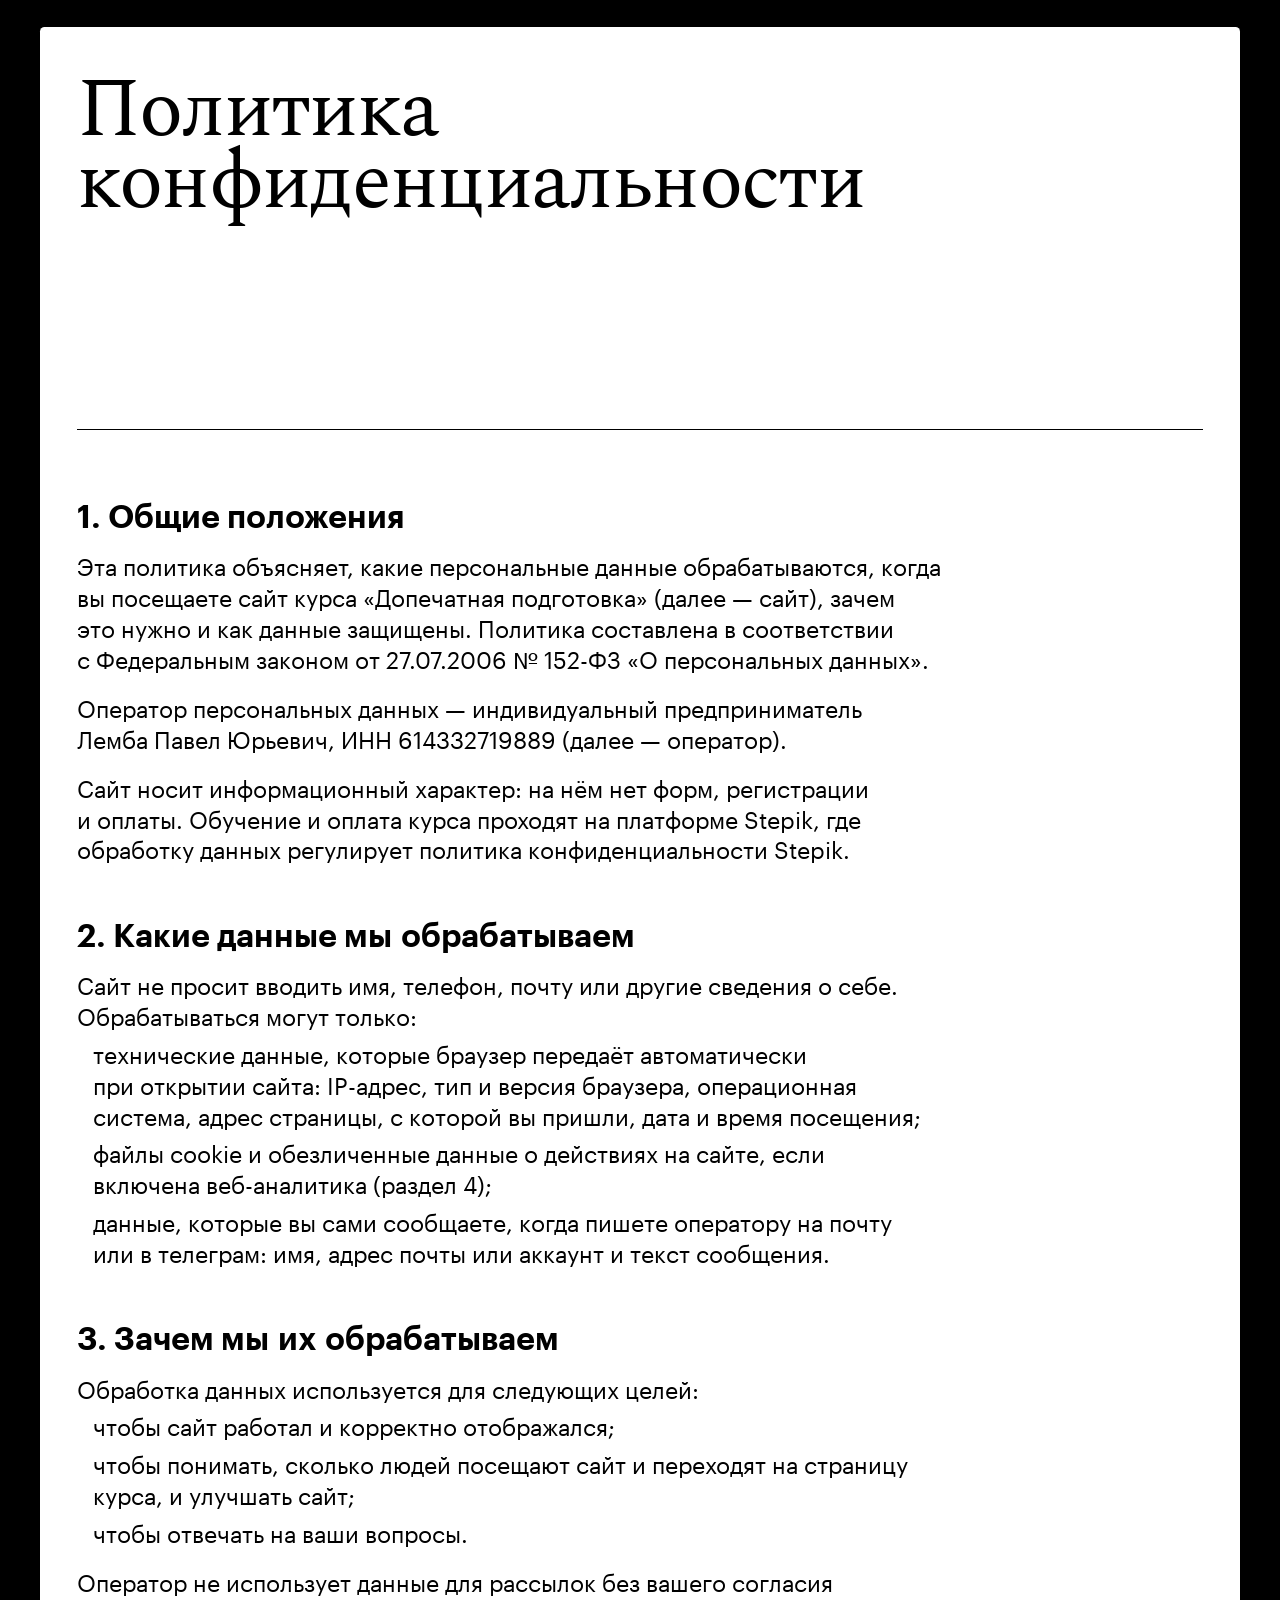
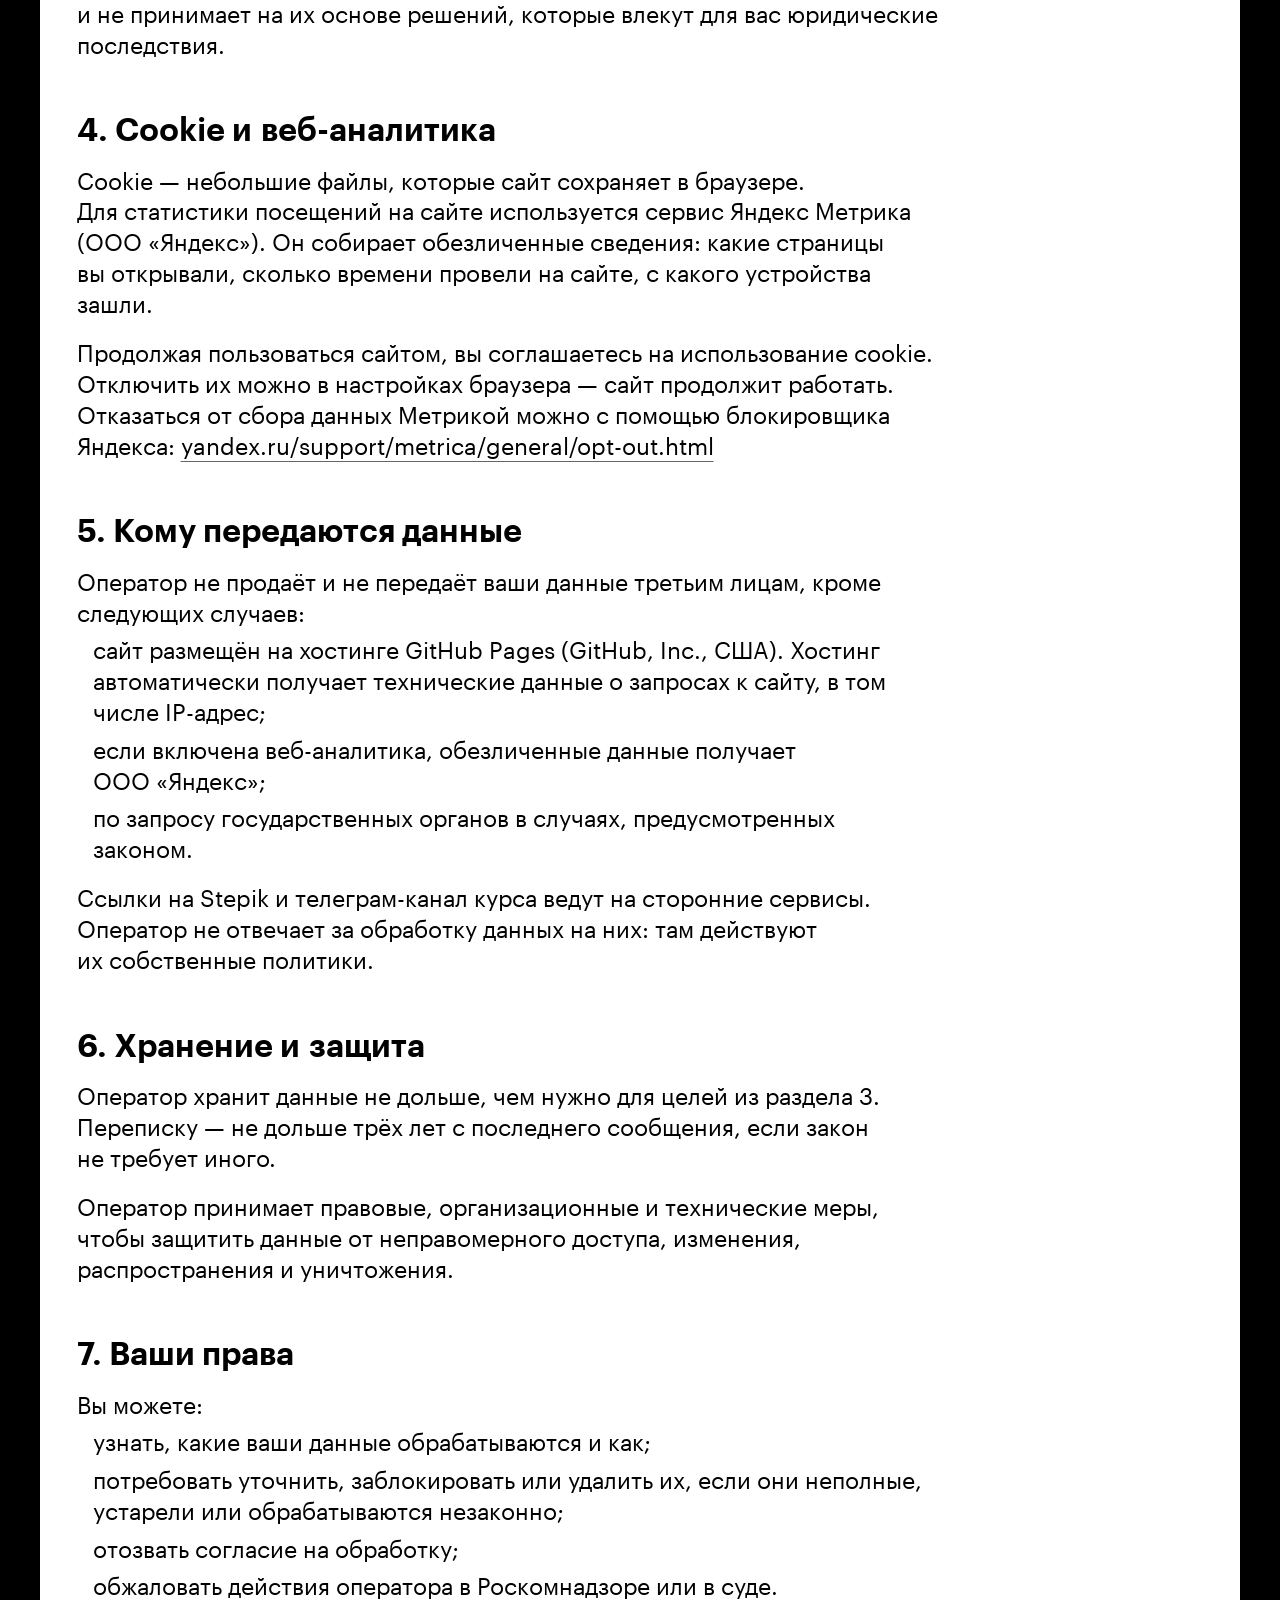
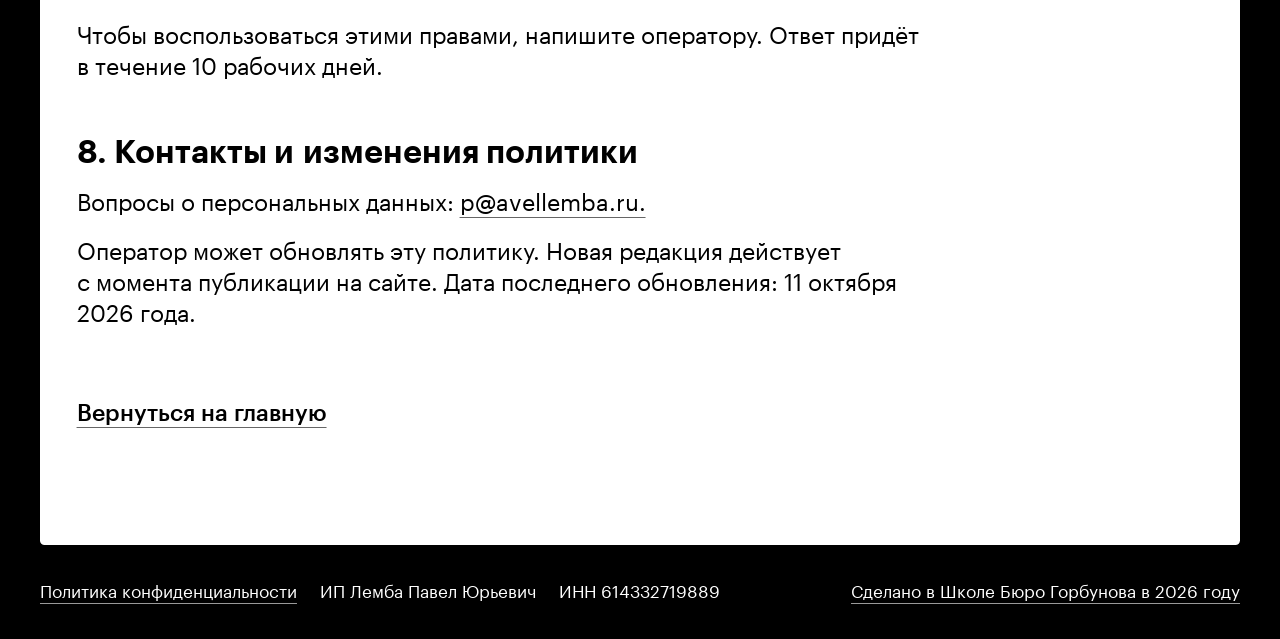
<file: site/privacy/index.html>
<!DOCTYPE html>
<html lang="ru">
<head>
  <meta charset="UTF-8">
  <meta name="viewport" content="width=device-width, initial-scale=1">
  <title>Политика конфиденциальности — курс «Допечатная подготовка»</title>
  <meta name="description" content="Какие данные обрабатываются на сайте курса «Допечатная подготовка», зачем они нужны и как защищены.">

  <meta property="og:type" content="article">
  <meta property="og:url" content="https://pavellemba.ru/dopechatka/privacy/">
  <meta property="og:title" content="Политика конфиденциальности">
  <meta property="og:description" content="Какие данные обрабатываются на сайте курса «Допечатная подготовка», зачем они нужны и как защищены.">
  <meta property="og:locale" content="ru_RU">
  <meta property="og:site_name" content="Допечатная подготовка">

  <link rel="icon" href="../favicon.svg" type="image/svg+xml">
  <link rel="icon" href="../favicon.png" sizes="32x32" type="image/png">
  <link rel="apple-touch-icon" href="../apple-touch-icon.png">

  <link rel="stylesheet" href="../style.css?v=144">
</head>
<body>
  <!-- Yandex.Metrika counter -->
  <script type="text/javascript">
      (function(m,e,t,r,i,k,a){
          m[i]=m[i]||function(){(m[i].a=m[i].a||[]).push(arguments)};
          m[i].l=1*new Date();
          for (var j = 0; j < document.scripts.length; j++) {if (document.scripts[j].src === r) { return; }}
          k=e.createElement(t),a=e.getElementsByTagName(t)[0],k.async=1,k.src=r,a.parentNode.insertBefore(k,a)
      })(window, document,'script','https://mc.yandex.ru/metrika/tag.js?id=113259666', 'ym');

      ym(113259666, 'init', {ssr:true, webvisor:true, clickmap:true, ecommerce:"dataLayer", referrer: document.referrer, url: location.href, accurateTrackBounce:true, trackLinks:true});
  </script>
  <noscript><div><img src="https://mc.yandex.ru/watch/113259666" style="position:absolute; left:-9999px;" alt="" /></div></noscript>
  <!-- /Yandex.Metrika counter -->

  <div id="page" class="privacy">
    <main class="sheet">

      <h1 class="h2 pp-title">Политика<br>конфиденциальности</h1>
      <div class="pp-rule" aria-hidden="true"></div>

      <div class="pp-body">
        <div class="pp-sec">
          <h2 class="h3">1. Общие положения</h2>
          <p>Эта&nbsp;политика объясняет, какие персональные данные обрабатываются, когда вы&nbsp;посещаете сайт курса «Допечатная подготовка» (далее&nbsp;— сайт), зачем это&nbsp;нужно и&nbsp;как данные защищены. Политика составлена в&nbsp;соответствии с&nbsp;Федеральным законом от&nbsp;27.07.2006 №&nbsp;152-ФЗ «О&nbsp;персональных данных».</p>
          <p>Оператор персональных данных&nbsp;— индивидуальный предприниматель Лемба&nbsp;Павел&nbsp;Юрьевич, ИНН&nbsp;614332719889 (далее&nbsp;— оператор).</p>
          <p>Сайт носит информационный характер: на&nbsp;нём&nbsp;нет форм, регистрации и&nbsp;оплаты. Обучение и&nbsp;оплата курса проходят на&nbsp;платформе Stepik, где обработку данных регулирует политика конфиденциальности Stepik.</p>
        </div>

        <div class="pp-sec">
          <h2 class="h3">2. Какие данные мы&nbsp;обрабатываем</h2>
          <div class="pp-lead">
            <p>Сайт не&nbsp;просит вводить имя, телефон, почту или другие сведения о&nbsp;себе. Обрабатываться могут только:</p>
            <div class="pp-list">
              <p>технические данные, которые браузер передаёт автоматически при&nbsp;открытии сайта: IP-адрес, тип и&nbsp;версия браузера, операционная система, адрес страницы, с&nbsp;которой вы&nbsp;пришли, дата и&nbsp;время посещения;</p>
              <p>файлы cookie и&nbsp;обезличенные данные о&nbsp;действиях на&nbsp;сайте, если включена веб-аналитика (раздел&nbsp;4);</p>
              <p>данные, которые вы&nbsp;сами сообщаете, когда пишете оператору на&nbsp;почту или в&nbsp;телеграм: имя, адрес почты или аккаунт и&nbsp;текст сообщения.</p>
            </div>
          </div>
        </div>

        <div class="pp-sec">
          <h2 class="h3">3. Зачем мы&nbsp;их&nbsp;обрабатываем</h2>
          <div class="pp-lead">
            <p>Обработка данных используется для&nbsp;следующих целей:</p>
            <div class="pp-list">
              <p>чтобы сайт работал и&nbsp;корректно отображался;</p>
              <p>чтобы понимать, сколько людей посещают сайт и&nbsp;переходят на&nbsp;страницу курса, и&nbsp;улучшать сайт;</p>
              <p>чтобы отвечать на&nbsp;ваши вопросы.</p>
            </div>
          </div>
          <p>Оператор не&nbsp;использует данные для&nbsp;рассылок без&nbsp;вашего согласия и&nbsp;не&nbsp;принимает на&nbsp;их&nbsp;основе решений, которые влекут для&nbsp;вас&nbsp;юридические последствия.</p>
        </div>

        <div class="pp-sec">
          <h2 class="h3">4. Cookie и&nbsp;веб-аналитика</h2>
          <p>Cookie&nbsp;— небольшие файлы, которые сайт сохраняет в&nbsp;браузере. Для&nbsp;статистики посещений на&nbsp;сайте используется сервис Яндекс&nbsp;Метрика (ООО&nbsp;«Яндекс»). Он&nbsp;собирает обезличенные сведения: какие страницы вы&nbsp;открывали, сколько времени провели на&nbsp;сайте, с&nbsp;какого устройства зашли.</p>
          <p>Продолжая пользоваться сайтом, вы&nbsp;соглашаетесь на&nbsp;использование cookie. Отключить их&nbsp;можно в&nbsp;настройках браузера&nbsp;— сайт продолжит работать. Отказаться от&nbsp;сбора данных Метрикой можно с&nbsp;помощью блокировщика Яндекса: <a class="u" href="https://yandex.ru/support/metrica/general/opt-out.html" target="_blank" rel="noopener">yandex.ru/support/metrica/general/opt-out.html</a></p>
        </div>

        <div class="pp-sec">
          <h2 class="h3">5. Кому передаются данные</h2>
          <div class="pp-lead">
            <p>Оператор не&nbsp;продаёт и&nbsp;не&nbsp;передаёт ваши данные третьим лицам, кроме следующих случаев:</p>
            <div class="pp-list">
              <p>сайт размещён на&nbsp;хостинге GitHub&nbsp;Pages (GitHub,&nbsp;Inc., США). Хостинг автоматически получает технические данные о&nbsp;запросах к&nbsp;сайту, в&nbsp;том числе IP-адрес;</p>
              <p>если включена веб-аналитика, обезличенные данные получает ООО&nbsp;«Яндекс»;</p>
              <p>по&nbsp;запросу государственных органов в&nbsp;случаях, предусмотренных законом.</p>
            </div>
          </div>
          <p>Ссылки на&nbsp;Stepik и&nbsp;телеграм-канал курса ведут на&nbsp;сторонние сервисы. Оператор не&nbsp;отвечает за&nbsp;обработку данных на&nbsp;них: там действуют их&nbsp;собственные политики.</p>
        </div>

        <div class="pp-sec">
          <h2 class="h3">6. Хранение и&nbsp;защита</h2>
          <p>Оператор хранит данные не&nbsp;дольше, чем&nbsp;нужно для&nbsp;целей из&nbsp;раздела&nbsp;3. Переписку&nbsp;— не&nbsp;дольше трёх&nbsp;лет с&nbsp;последнего сообщения, если закон не&nbsp;требует иного.</p>
          <p>Оператор принимает правовые, организационные и&nbsp;технические меры, чтобы защитить данные от&nbsp;неправомерного доступа, изменения, распространения и&nbsp;уничтожения.</p>
        </div>

        <div class="pp-sec">
          <h2 class="h3">7. Ваши права</h2>
          <div class="pp-lead">
            <p>Вы&nbsp;можете:</p>
            <div class="pp-list">
              <p>узнать, какие ваши данные обрабатываются и&nbsp;как;</p>
              <p>потребовать уточнить, заблокировать или удалить их, если они&nbsp;неполные, устарели или обрабатываются незаконно;</p>
              <p>отозвать согласие на&nbsp;обработку;</p>
              <p>обжаловать действия оператора в&nbsp;Роскомнадзоре или в&nbsp;суде.</p>
            </div>
          </div>
          <p>Чтобы воспользоваться этими правами, напишите оператору. Ответ придёт в&nbsp;течение 10&nbsp;рабочих дней.</p>
        </div>

        <div class="pp-sec">
          <h2 class="h3">8. Контакты и&nbsp;изменения политики</h2>
          <p>Вопросы о&nbsp;персональных данных: <a class="u" href="mailto:p@avellemba.ru">p@avellemba.ru.</a></p>
          <p>Оператор может обновлять эту политику. Новая редакция действует с&nbsp;момента публикации на&nbsp;сайте. Дата последнего обновления: 11&nbsp;октября 2026&nbsp;года.</p>
        </div>      </div>

      <a class="u pp-back" href="../">Вернуться на&nbsp;главную</a>
    </main>

    <footer class="site-footer">
      <div class="foot-left">
        <a class="foot-link" href="./" aria-current="page">Политика конфиденциальности</a>
        <span>ИП&nbsp;Лемба&nbsp;Павел&nbsp;Юрьевич</span>
        <span>ИНН&nbsp;614332719889</span>
      </div>
      <p><a class="foot-link" href="https://bureau.ru/school/" target="_blank" rel="noopener">Сделано в&nbsp;Школе Бюро Горбунова в&nbsp;2026 году</a></p>
    </footer>
  </div>

<script>
  /* ============================================================
     АВТОСКЕЙЛ ХОЛСТА
     Тот же, что на главной: вёрстка в натуральную величину макета
     (полотно 1050), на экран её кладёт zoom с потолком 1200/1050.
     Ниже 760px включается мобильная раскладка со своим холстом 375.
     Меняешь потолок — поменяй и в CSS, где лежит дефолт на случай
     отключённого JS, и на главной странице.
     ============================================================ */
  (() => {
    const SHEET = 1050;        // ширина белого полотна в вёрстке
    const MAX = 1200 / SHEET;  // ≈1.1429 — на экране полотно шириной 1200
    const MOB = 375;           // натуральная ширина мобильного макета
    const root = document.documentElement;
    const fit = () => {
      const vw = root.clientWidth;
      if (matchMedia('(max-width: 759px)').matches) {
        /* Мобильный холст — натуральная величина макета (375), и он тянется
           на всю ширину окна без потолка: макет повторяется один в один
           на любом экране, только крупнее или мельче. Потолок 1.2 тут был
           до этого — выше него холст расширялся, а кегли оставались
           макетными, и на планшете текст выглядел мелким. */
        root.style.setProperty('--zoom', (vw / MOB).toFixed(4));
        root.style.setProperty('--page-w', MOB + 'px');
        /* Проверяем, что zoom вообще применился. Если браузер его игнорирует,
           холст остаётся 375 на экране шире — и вся страница прижимается
           к левому краю узкой колонкой (на это жаловались с айфона). Тогда
           отдаём обычную резину: масштаб 1, ширина 100%. Мобильная раскладка
           поточная и это переживает — только кегли остаются макетными. */
        const page = document.getElementById('page');
        if (page && Math.abs(page.getBoundingClientRect().width - vw) > 1) {
          root.style.setProperty('--zoom', '1');
          root.style.setProperty('--page-w', '100%');
        }
        return;
      }
      root.style.removeProperty('--page-w');
      root.style.setProperty('--zoom', Math.min(MAX, vw / SHEET).toFixed(4));
    };
    fit();
    window.addEventListener('resize', fit, { passive: true });
  })();
</script>
</body>
</html>
</file>
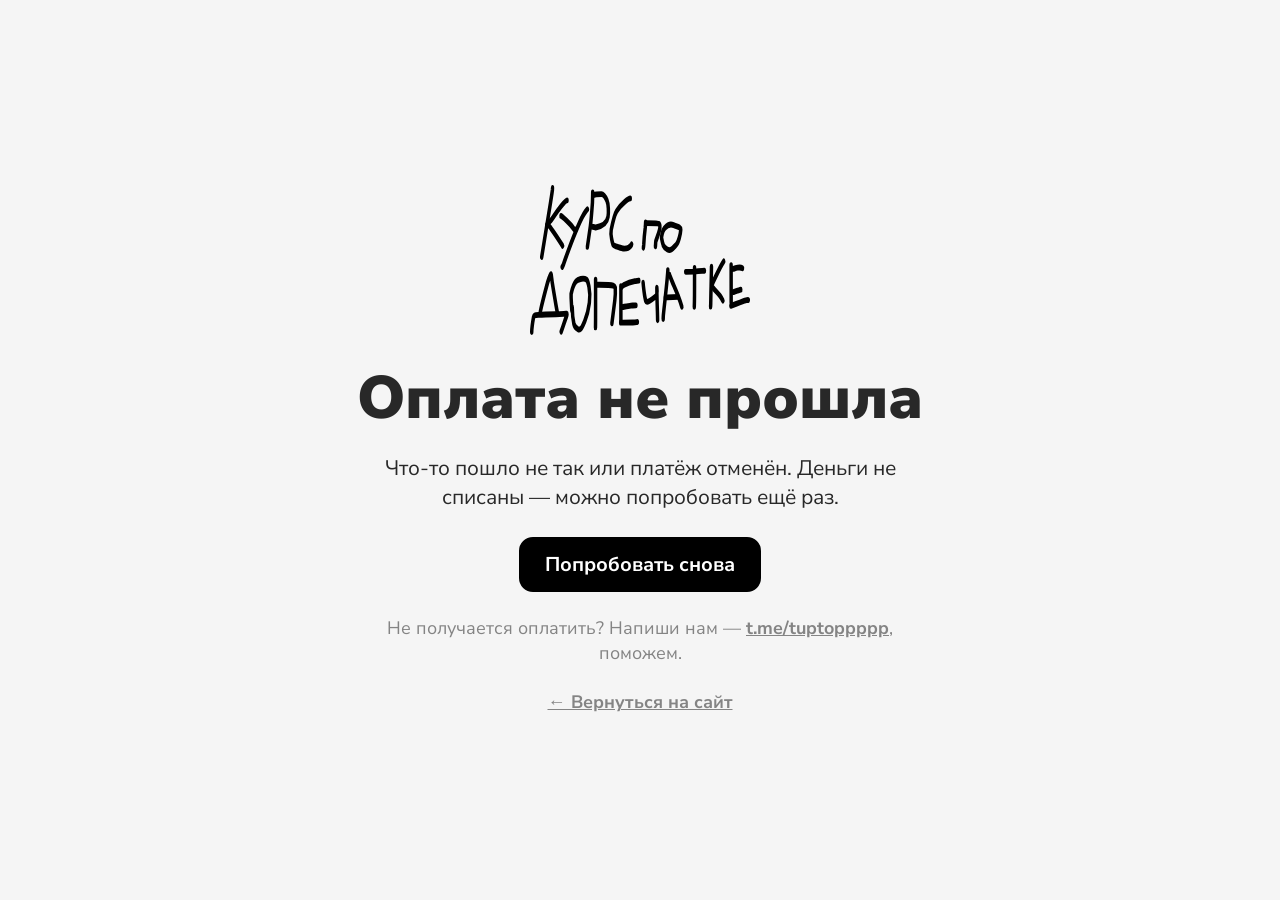
<file: site/fail.html>
<!DOCTYPE html>
<html lang="ru">
<head>
  <meta charset="UTF-8">
  <meta name="viewport" content="width=device-width, initial-scale=1">
  <title>Оплата не прошла — Курс по допечатке</title>
  <link rel="icon" href="favicon.svg" type="image/svg+xml">
  <link rel="icon" href="favicon.png" sizes="32x32" type="image/png">
  <link rel="apple-touch-icon" href="apple-touch-icon.png">
  <meta name="robots" content="noindex">
  <style>
    @font-face { font-family:'Graphik'; src:url('fonts/Graphik-Bold.ttf') format('truetype'); font-weight:700; font-display:swap; }
    @font-face { font-family:'Nunito Sans'; src:url('fonts/NunitoSans-Variable.ttf') format('truetype'); font-weight:200 1000; font-display:swap; }
    * { margin:0; padding:0; box-sizing:border-box; -webkit-text-size-adjust:100%; }
    html, body { background:#f5f5f5; color:#282828; font-family:'Nunito Sans', sans-serif; }
    .wrap { min-height:100vh; display:flex; flex-direction:column; align-items:center; justify-content:center; text-align:center; padding:40px 24px; gap:24px; }
    .logo { width:220px; max-width:70vw; height:auto; margin-bottom:8px; }
    h1 { font-weight:900; font-size:clamp(34px, 8vw, 60px); line-height:1.05; }
    p { font-weight:400; font-size:clamp(17px, 4.5vw, 21px); line-height:1.4; max-width:520px; }
    .muted { color:#282828; opacity:.55; font-size:clamp(15px, 4vw, 18px); }
    .btn { display:inline-block; background:#000; color:#fff; text-decoration:none; font-weight:700; font-size:20px; border:2px solid #000; border-radius:14px; padding:12px 24px; }
    .btn:hover { background:#fff; color:#000; }
    .row { display:flex; gap:14px; flex-wrap:wrap; justify-content:center; }
    .link { color:#282828; text-decoration:underline; font-weight:700; }
    .link:hover { text-decoration:none; }
  </style>
</head>
<body>
  <!-- Yandex.Metrika counter -->
  <script type="text/javascript">
      (function(m,e,t,r,i,k,a){
          m[i]=m[i]||function(){(m[i].a=m[i].a||[]).push(arguments)};
          m[i].l=1*new Date();
          for (var j = 0; j < document.scripts.length; j++) {if (document.scripts[j].src === r) { return; }}
          k=e.createElement(t),a=e.getElementsByTagName(t)[0],k.async=1,k.src=r,a.parentNode.insertBefore(k,a)
      })(window, document,'script','https://mc.yandex.ru/metrika/tag.js?id=113259666', 'ym');

      ym(113259666, 'init', {ssr:true, webvisor:true, clickmap:true, ecommerce:"dataLayer", referrer: document.referrer, url: location.href, accurateTrackBounce:true, trackLinks:true});
  </script>
  <noscript><div><img src="https://mc.yandex.ru/watch/113259666" style="position:absolute; left:-9999px;" alt="" /></div></noscript>
  <!-- /Yandex.Metrika counter -->

  <main class="wrap">
    <img class="logo" src="assets/logo.svg" alt="Курс по допечатке">
    <h1>Оплата не прошла</h1>
    <p>Что-то пошло не так или платёж отменён. Деньги не списаны — можно попробовать ещё раз.</p>
    <div class="row">
      <a class="btn" href="./">Попробовать снова</a>
    </div>
    <p class="muted">Не получается оплатить? Напиши нам — <a class="link" href="https://t.me/tuptoppppp" target="_blank" rel="noopener">t.me/tuptoppppp</a>, поможем.</p>
    <p class="muted"><a class="link" href="./">← Вернуться на сайт</a></p>
  </main>
</body>
</html>
</file>
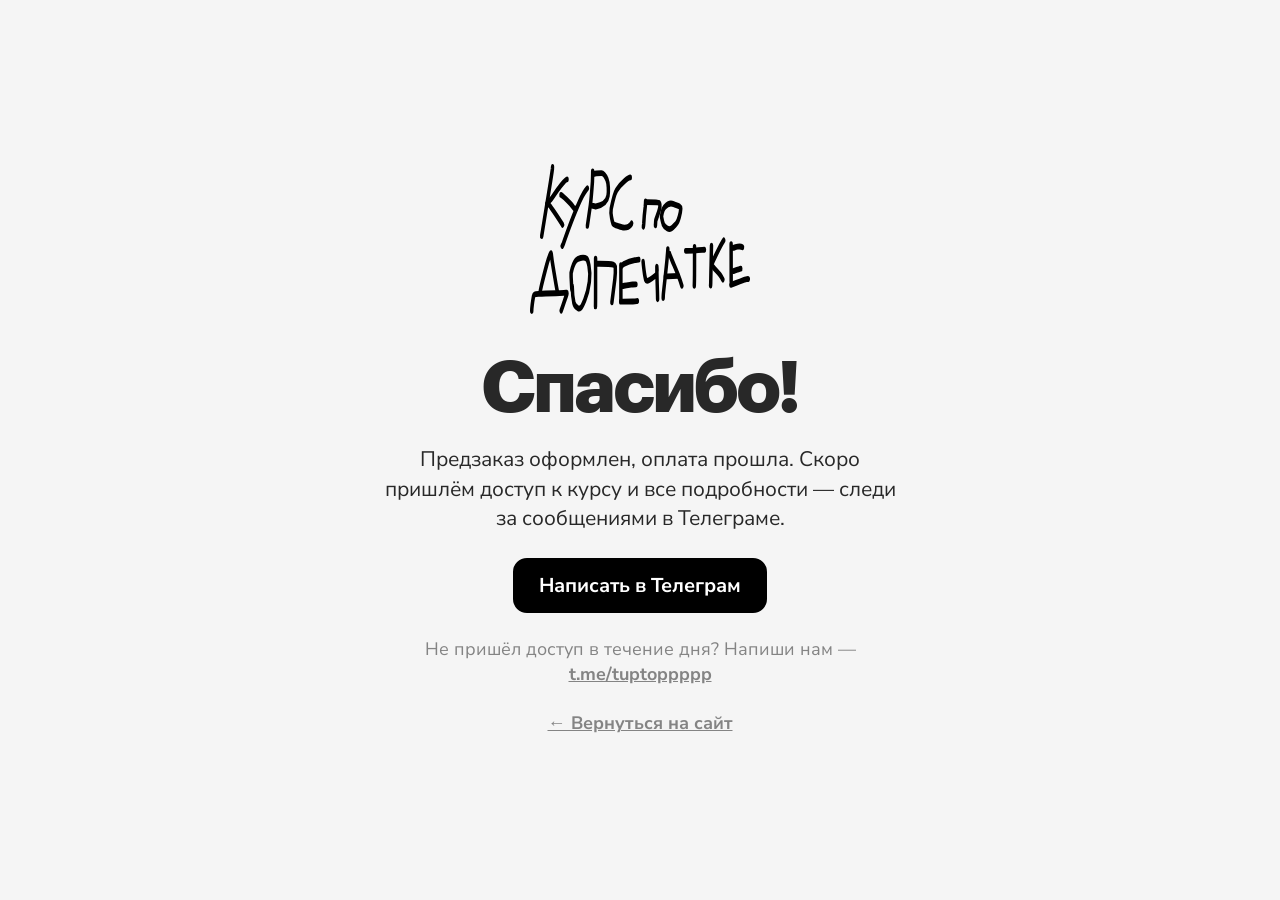
<file: site/success.html>
<!DOCTYPE html>
<html lang="ru">
<head>
  <meta charset="UTF-8">
  <meta name="viewport" content="width=device-width, initial-scale=1">
  <title>Спасибо за предзаказ — Курс по допечатке</title>
  <link rel="icon" href="favicon.svg" type="image/svg+xml">
  <link rel="icon" href="favicon.png" sizes="32x32" type="image/png">
  <link rel="apple-touch-icon" href="apple-touch-icon.png">
  <meta name="robots" content="noindex">
  <style>
    @font-face { font-family:'Graphik'; src:url('fonts/Graphik-Bold.ttf') format('truetype'); font-weight:700; font-display:swap; }
    @font-face { font-family:'Nunito Sans'; src:url('fonts/NunitoSans-Variable.ttf') format('truetype'); font-weight:200 1000; font-display:swap; }
    * { margin:0; padding:0; box-sizing:border-box; -webkit-text-size-adjust:100%; }
    html, body { background:#f5f5f5; color:#282828; font-family:'Nunito Sans', sans-serif; }
    .wrap { min-height:100vh; display:flex; flex-direction:column; align-items:center; justify-content:center; text-align:center; padding:40px 24px; gap:24px; }
    .logo { width:220px; max-width:70vw; height:auto; margin-bottom:8px; }
    h1 { font-family:'Graphik', sans-serif; font-weight:700; letter-spacing:-0.04em; font-size:clamp(40px, 9vw, 72px); line-height:1.05; }
    p { font-weight:400; font-size:clamp(17px, 4.5vw, 21px); line-height:1.4; max-width:520px; }
    .muted { color:#282828; opacity:.55; font-size:clamp(15px, 4vw, 18px); }
    .btn { display:inline-block; background:#000; color:#fff; text-decoration:none; font-weight:700; font-size:20px; border:2px solid #000; border-radius:14px; padding:12px 24px; }
    .btn:hover { background:#fff; color:#000; }
    .row { display:flex; gap:14px; flex-wrap:wrap; justify-content:center; }
    .link { color:#282828; text-decoration:underline; font-weight:700; }
    .link:hover { text-decoration:none; }
  </style>
</head>
<body>
  <!-- Yandex.Metrika counter -->
  <script type="text/javascript">
      (function(m,e,t,r,i,k,a){
          m[i]=m[i]||function(){(m[i].a=m[i].a||[]).push(arguments)};
          m[i].l=1*new Date();
          for (var j = 0; j < document.scripts.length; j++) {if (document.scripts[j].src === r) { return; }}
          k=e.createElement(t),a=e.getElementsByTagName(t)[0],k.async=1,k.src=r,a.parentNode.insertBefore(k,a)
      })(window, document,'script','https://mc.yandex.ru/metrika/tag.js?id=113259666', 'ym');

      ym(113259666, 'init', {ssr:true, webvisor:true, clickmap:true, ecommerce:"dataLayer", referrer: document.referrer, url: location.href, accurateTrackBounce:true, trackLinks:true});
  </script>
  <noscript><div><img src="https://mc.yandex.ru/watch/113259666" style="position:absolute; left:-9999px;" alt="" /></div></noscript>
  <!-- /Yandex.Metrika counter -->

  <main class="wrap">
    <img class="logo" src="assets/logo.svg" alt="Курс по допечатке">
    <h1>Спасибо!</h1>
    <p>Предзаказ оформлен, оплата прошла. Скоро пришлём доступ к курсу и все подробности — следи за сообщениями в Телеграме.</p>
    <div class="row">
      <a class="btn" href="https://t.me/tuptoppppp" target="_blank" rel="noopener">Написать в Телеграм</a>
    </div>
    <p class="muted">Не пришёл доступ в течение дня? Напиши нам — <a class="link" href="https://t.me/tuptoppppp" target="_blank" rel="noopener">t.me/tuptoppppp</a></p>
    <p class="muted"><a class="link" href="./">← Вернуться на сайт</a></p>
  </main>
</body>
</html>
</file>
<file: site/style.css>
/* ===== Шрифты =====
   Серифный — Spectral, теперь он же стоит и в макете (раньше там была
   Cambria, и кегли приходилось подгонять по ширине — больше не нужно).
   Cambria и Georgia — запасные. Наборный — Graphik LC Web. */
@font-face {
  font-family: 'Spectral';
  src: url('fonts/Spectral-Light.ttf') format('truetype');
  font-weight: 300;
  font-display: swap;
}
@font-face {
  font-family: 'Spectral';
  src: url('fonts/Spectral-Regular.ttf') format('truetype');
  font-weight: 400;
  font-display: swap;
}
@font-face {
  font-family: 'Spectral';
  src: url('fonts/Spectral-Medium.ttf') format('truetype');
  font-weight: 500;
  font-display: swap;
}
@font-face {
  font-family: 'Spectral';
  src: url('fonts/Spectral-SemiBold.ttf') format('truetype');
  font-weight: 600;
  font-display: swap;
}
@font-face {
  font-family: 'Spectral';
  src: url('fonts/Spectral-Bold.ttf') format('truetype');
  font-weight: 700;
  font-display: swap;
}
@font-face {
  font-family: 'Graphik';
  src: url('fonts/Graphik-Regular.ttf') format('truetype');
  font-weight: 400;
  font-display: swap;
}
@font-face {
  font-family: 'Graphik';
  src: url('fonts/Graphik-Medium.ttf') format('truetype');
  font-weight: 500;
  font-display: swap;
}
@font-face {
  font-family: 'Graphik';
  src: url('fonts/Graphik-Semibold.ttf') format('truetype');
  font-weight: 600;
  font-display: swap;
}
@font-face {
  font-family: 'Graphik';
  src: url('fonts/Graphik-Bold.ttf') format('truetype');
  font-weight: 700;
  font-display: swap;
}

/* ===== База ===== */
* { margin: 0; padding: 0; box-sizing: border-box; }
html, body {
  /* Фон вокруг полотна. Был почти чёрным, потом светло-серым (#EBEBEB),
     сейчас снова чёрный — по просьбе автора. Белое полотно на нём и держится.
     Меняешь — проверь подвал: он лежит прямо на этом фоне, и цвет текста
     в нём подобран под него. */
  background: #000;
  color: #000;
  -webkit-text-size-adjust: 100%;
  text-size-adjust: 100%;
  overflow-x: clip;
}
/* Резиновый холст. Вёрстка сделана в натуральную величину макета
   (полотно 1050), а на экран её кладёт zoom. Потолок — 1200/1050 ≈ 1.1429:
   при широком окне белое полотно занимает ровно 1200px. Внутри ничего не
   пересчитываем — всё масштабируется целиком, поэтому и не разъезжается.
   При сужении окна зум падает, тёмные поля по краям съедаются, полотно
   остаётся по центру. Точное значение выставляет скрипт в конце страницы. */
#page {
  position: relative;
  width: 1050px;
  margin: 0 auto;
  min-height: 7155px;
  padding-top: 24px;
  zoom: var(--zoom, 1.1429);
}
/* Картинки на странице все до одной декоративные: ни одна не кликается
   и не тянется. Без `pointer-events: none` браузеры вешают над ними свои
   панели — Яндекс-браузер показывает управление картинкой прямо поверх
   вёрстки. Заодно снимаем перетаскивание и выделение. */
img {
  display: block;
  pointer-events: none;
  user-select: none;
  -webkit-user-drag: none;
}

/* Белое полотно 1050px: всё, что вылезает за него, кадрируется */
.sheet {
  position: relative;
  width: 1050px;
  height: 7048px;
  margin: 0;
  background: #fff;
  border-radius: 4px;
  /* Не режем: облако реплик нарочно вылезает за полотно вверх и по бокам,
     на серый фон. Горизонтальной полосы прокрутки от этого не будет —
     её снимает `overflow-x: clip` на `body`. На мобильном обрез остаётся:
     там полотно во всю ширину экрана, и резать нечему. */
  overflow: visible;
}
.sheet > section { position: absolute; }

/* Spectral по умолчанию ставит минускульные (разновысокие) цифры,
   а в макете цифры маюскульные — включаем их везде, где серифом набраны числа */
.badge-old, .badge-now, .buy-old, .buy-now {
  font-variant-numeric: lining-nums;
  font-feature-settings: 'lnum' 1;
}

/* ===== Типографика макета ===== */
.h1 {
  font: 300 124px/96.72px 'Spectral', Cambria, Georgia, serif;
  letter-spacing: -4.96px;
}
/* H2 — Regular, не Medium: в макете его начертание сменили. Заодно он уехал
   из ряда 500 таблицы кернинга в ряд 400, поэтому пары «Пр», «Чт», «ну», «ут»
   продублированы и там — иначе правка молча отключилась бы. */
.h2 {
  font: 400 72px/62.64px 'Spectral', Cambria, Georgia, serif;
  letter-spacing: -1.44px;
}
/* H3 в макете набран наборным, не серифом */
.h3 {
  font: 600 28px/1 'Graphik', sans-serif;
}
/* Ссылки. Подчёркивание в макете тонкое — 2,5% кегля (`decoration-[2.5%]`),
   это и есть 0.025em. Сплошное: skip-ink выключен, иначе линия рвётся
   о хвосты «р», «у» и собачку в «@tuptoppppp».
   Приглушена до 60% только сама линия, текст всегда чёрный: поэтому тут
   `text-decoration-color` с альфой, а не `opacity` — та красит элемент целиком,
   вместе с буквами. Под курсором линия доходит до цвета текста. */
.u {
  color: inherit;
  text-decoration: underline;
  text-decoration-thickness: 0.025em;
  text-decoration-skip-ink: none;
  text-underline-offset: 0.26em;
  text-decoration-color: rgba(0, 0, 0, 0.6);
  transition: color 0.15s ease, text-decoration-color 0.15s ease;
}
/* Под курсором — тот же красный, что у перечёркнутых ценников. Линия идёт
   за текстом через currentColor, поэтому краснеет вместе с ним. */
.u:hover { color: #bd0600; text-decoration-color: currentColor; }

/* ===== Кнопки ===== */
/* Кнопка из кита: высота задана явно (56), отбивки внутри асимметричные —
   16 сверху и 18 снизу, текст центрируется флексом. */
.btn {
  display: inline-flex; align-items: center; justify-content: center;
  height: 56px;
  padding: 16px 24px 18px;
  border-radius: 8px;
  font: 600 20px/normal 'Graphik', sans-serif;
  text-decoration: none;
  white-space: nowrap;
}
.btn-light { background: #fff; color: #000; }
.btn-light:hover { background: #ececec; }
.btn-dark { background: #000; color: #fff; }
.btn-dark:hover { background: #2b2b2b; }
/* Кнопки на лид-карточках в макете стали жёлтыми (#FEDD2D) с чёрным текстом */
.btn-yellow { background: #fedd2d; color: #000; }
.btn-yellow:hover { background: #f2cf12; }

/* ===== Хиро ===== */
.hero { top: -40px; left: 0; width: 1050px; height: 1039px; }
.hero .h1 { position: absolute; left: 32px; top: 399px; }
.hero-sub {
  position: absolute;
  left: 32px; top: 621px;
  width: 570px;
  /* Интерлиньяж 135% автор просила отдельно, а теперь он стоит и в макете:
     32,4 = 24 × 1,35, две строки дают 64,8. */
  font: 400 24px/32.4px 'Graphik', sans-serif;
}

/* Реплики из чатов.
   Плашка — ровно 280×138,5, и рисуется она одной картинкой: контур целиком
   это один путь из кита. Раньше контур собирался из border плюс треугольник
   на ::after, и в месте стыка рамка рвалась. Форм в ките две:
   `spch bbl 1` (узел 1558:3633) — хвостик снизу слева, скругление 9,9,
   `spch bbl 2` (1558:3642) — хвостик снизу справа, скругление 8,3.
   Вторая вешается классом .bbl-2, монетку бросает JS.
   Размер фиксированный, потому что картинка не тянется. */
.bubbles { position: absolute; left: 0; top: 0; width: 1050px; height: 404px; }
.bbl {
  position: absolute;
  width: 280px; height: 138.5px;
  color: #000;
  background: url("data:image/svg+xml;charset=utf8,%3Csvg xmlns='http://www.w3.org/2000/svg' width='280.6' height='139.285' viewBox='0 0 280.6 139.285' fill='none'%3E%3Cpath d='M0.3 8.3C0.3 5.49974 0.3 4.09961 0.844967 3.03005C1.32433 2.08924 2.08924 1.32433 3.03005 0.844967C4.09961 0.3 5.49974 0.3 8.3 0.3H272.3C275.1 0.3 276.5 0.3 277.57 0.844967C278.511 1.32433 279.276 2.08924 279.755 3.03005C280.3 4.09961 280.3 5.49974 280.3 8.3V113.3C280.3 116.1 280.3 117.5 279.755 118.57C279.276 119.511 278.511 120.276 277.57 120.755C276.5 121.3 275.1 121.3 272.3 121.3H244.8V138.8L209.8 121.3H8.29999C5.49974 121.3 4.09961 121.3 3.03005 120.755C2.08924 120.276 1.32433 119.511 0.844967 118.57C0.3 117.5 0.3 116.1 0.3 113.3V8.3Z' fill='white' stroke='black' stroke-width='0.6'/%3E%3C/svg%3E") no-repeat -0.3px -0.3px;
  background-size: 280.6px 139.285px;
  opacity: 0;
  transform: rotate(var(--rot, 0deg)) scale(0.6);
  transition: opacity 0.3s ease, transform 0.45s cubic-bezier(0.34, 1.4, 0.64, 1);
}
.bbl-2 {
  background-image: url("data:image/svg+xml;charset=utf8,%3Csvg xmlns='http://www.w3.org/2000/svg' width='280.6' height='139.285' viewBox='0 0 280.6 139.285' fill='none'%3E%3Cpath d='M0.3 8.3C0.3 5.49974 0.3 4.09961 0.844967 3.03005C1.32433 2.08924 2.08924 1.32433 3.03005 0.844967C4.09961 0.3 5.49974 0.3 8.3 0.3H272.3C275.1 0.3 276.5 0.3 277.57 0.844967C278.511 1.32433 279.276 2.08924 279.755 3.03005C280.3 4.09961 280.3 5.49974 280.3 8.3V113.3C280.3 116.1 280.3 117.5 279.755 118.57C279.276 119.511 278.511 120.276 277.57 120.755C276.5 121.3 275.1 121.3 272.3 121.3H244.8V138.8L209.8 121.3H8.29999C5.49974 121.3 4.09961 121.3 3.03005 120.755C2.08924 120.276 1.32433 119.511 0.844967 118.57C0.3 117.5 0.3 116.1 0.3 113.3V8.3Z' fill='white' stroke='black' stroke-width='0.6'/%3E%3C/svg%3E");
}
.bbl.in { opacity: 1; transform: rotate(var(--rot, 0deg)) scale(1); }
/* плашку можно взять мышью и переложить */
/* `touch-action: none` — чтобы плашку можно было тянуть пальцем: без него
   браузер забирает жест себе под прокрутку, и pointermove до нас не доходит.
   Стоит только на самой плашке, поэтому страница по-прежнему листается
   с промежутков между ними и со всего, что ниже облака. */
.bbl { cursor: grab; user-select: none; touch-action: none; }
.bbl.held { cursor: grabbing; }
/* события ловит сама плашка, а не текст с иконкой внутри — иначе браузер
   норовит начать своё перетаскивание картинки */
.bbl * { pointer-events: none; }
.bbl p {
  position: absolute;
  left: 17.81px; top: 16px;
  width: 248px; height: 72px;
  overflow: hidden;
  font: 400 15px/1.25 'Graphik', sans-serif;
  letter-spacing: -0.15px;
}
.bbl-foot {
  position: absolute;
  left: 17.81px; top: 88px;
  width: 248px;
  display: flex; align-items: center; justify-content: space-between;
}
/* Иконка в ките залитая, без кружка; габарит 24 по высоте, а по ширине
   чуть больше — картинка свисает влево на полпикселя.

   В самих файлах вьюбокс расширен на 1 с каждой стороны: у всех трёх иконок
   контур доходил ровно до края, и на рендере их срезало (у огня — заметно,
   вертикальным сколом справа). Отрицательные поля возвращают эту единицу
   обратно, поэтому рисунок стоит там же и того же размера, что и раньше:
   габарит 26, из него 24 — сама иконка. */
.bbl-foot img { height: 26px; width: auto; margin: -1px 0 -1px -1.4px; }
.bbl-foot time { font: 400 13px/1.25 'Graphik', sans-serif; }
@media (prefers-reduced-motion: reduce) {
  .bbl { transition: none; }
}

/* ===== Лид-карточка в хиро =====
   Плашка 308×292 с текстурной подложкой (узел 1958:792). Зубцы сверху и снизу
   зашиты в саму картинку; в PNG они прозрачные, но полотно под карточкой белое,
   поэтому держим JPEG с белой подложкой — он вчетверо легче.
   Координаты внутри хиро равны макетным: сама секция уже сдвинута на −40,
   поэтому второй раз вычитать не надо. */
/* z-index обязателен: вступление стоит на той же высоте, и его прозрачный бокс
   во всю колонку лежит поверх плашки — без подъёма кнопка не нажимается. */
.badge { position: absolute; z-index: 2; left: 710px; top: 747px; width: 308px; height: 292px; }

/* ===== Текстура с параллаксом =====
   Внутри обеих плашек фон едет при скролле. Для этого текстура выгружена
   удлинённой (узлы 1964:820 и 1966:867: 308×530 и 986×654 против 308×292
   и 986×406) и двигается трансформом — запас по высоте и есть ход
   параллакса: 238 и 248.

   Зубцы по краям раньше были зашиты в саму картинку; теперь картинка
   прямоугольная и ездит, поэтому контур задан **маской** — это альфа той же
   векторной выгрузки, что рисовала зубцы, белым по прозрачному. Маска
   тянется на весь контейнер (`100% 100%`), так что зубцы не плывут.

   **Обрезает тоже маска, а не `overflow: hidden`.** Вне своей картинки маска
   пуста, то есть всё, что вылезло за бокс, и так не рисуется. А `overflow:
   hidden` делает контейнер скролл-контейнером — и тогда `animation-timeline:
   view()` считает путь текстуры **внутри него**, а не по странице,
   и параллакс не запускается вовсе.

   Трансформ по умолчанию ставит текстуру серединой хода: так плашка выглядит
   верно и до того, как отработает анимация, и при `prefers-reduced-motion`. */
.badge-bg, .buy-bg {
  position: absolute;
  left: 0; top: 0;
}
.badge-bg > i, .buy-bg > i {
  display: block;
  position: absolute;
  left: 0; top: 0;
  width: 100%;
  background: no-repeat 0 0 / 100% 100%;
  will-change: transform;
}

/* Ход считает сам браузер по таймлайну прокрутки: `view()` — это путь элемента
   через экран, от «показался снизу» до «ушёл за верх», ровно то окно, которое
   раньше считал скрипт. Разница в том, что такая анимация живёт в компоновщике
   и идёт кадр в кадр с прокруткой. Скрипт двигал трансформ из главного потока,
   и фон то отставал, то догонял; глушить рывки коротким `transition` оказалось
   ещё хуже — параллакс поехал следом за страницей с заметной задержкой.

   `ease-in-out` тут — кривая по таймлайну, а не по времени: у краёв производная
   нулевая, поэтому текстура не трогается рывком и так же мягко встаёт, а вся
   скорость приходится на середину прохода.

   Скрипт «ПАРАЛЛАКС ТЕКСТУР» остаётся для браузеров без таймлайнов (Firefox):
   он сам проверяет поддержку и в Chromium не вмешивается. */
@keyframes plate-parallax {
  from { transform: translate3d(0, var(--par-from), 0); }
  to   { transform: translate3d(0, 0, 0); }
}
@supports (animation-timeline: view()) {
  .badge-bg > i, .buy-bg > i {
    animation-name: plate-parallax;
    animation-timing-function: ease-in-out;
    animation-fill-mode: both;
    animation-timeline: view();
    animation-range: cover 0% cover 100%;
  }
}
@media (prefers-reduced-motion: reduce) {
  .badge-bg > i, .buy-bg > i { animation-name: none; }
}
.badge-bg {
  width: 308px; height: 292px;
  -webkit-mask: url('assets/plate-badge-mask.png') 0 0 / 100% 100% no-repeat;
          mask: url('assets/plate-badge-mask.png') 0 0 / 100% 100% no-repeat;
}
.badge-bg > i {
  height: 530px;
  --par-from: -238px;
  background-image: url('assets/plate-badge.jpg');
  transform: translate3d(0, -119px, 0);
}
/* Текст выключен влево по колонке 268 с отбивкой 20 от края карточки. */
.badge-head {
  position: absolute;
  left: 20px; top: 29px;
  width: 268px;
  color: #fff;
}
/* Первая строка наборная, остальные — сериф: так в макете. Обе на одном
   интерлиньяже 1,15, поэтому строки идут сплошным блоком. */
.badge-lead { font: 600 18px/20.7px 'Graphik', sans-serif; letter-spacing: 0.02em; }
.badge-note { font: 600 18px/20.7px 'Spectral', Cambria, Georgia, serif; }
.badge-old, .badge-now {
  position: absolute;
  left: 20px;
  color: #fff;
}
/* Приглушена только цена: перечёркивание рисуется поверх и остаётся жёлтым,
   поэтому тут альфа в цвете, а не `opacity` — та красит и псевдоэлемент. */
/* Перечёркивание — настоящая линия текста, а не псевдоэлемент на фиксированных
   координатах. Так браузер сам ставит её по метрикам шрифта и по ширине цифр:
   линия всегда идёт серединой цены и кончается ровно на последней цифре.
   Раньше это был `::after` с `top: 10px` и шириной 57 — пока рисовался Spectral,
   он попадал в середину, но стоило шрифту не загрузиться и подставиться Cambria
   (у неё цифры сидят ниже), как линия уезжала к верхушкам цифр.
   Толщина — ровно 1px на обеих плашках: по макету выходило 1 и 1,6 (там это
   0,05 кегля), но автор попросила одинаковую линию. */
.badge-old {
  top: 130px; width: max-content;
  font: 500 20px/21.6px 'Spectral', Cambria, Georgia, serif;
  color: rgba(255, 255, 255, 0.5);
  text-decoration: line-through;
  text-decoration-color: #fedd2d;
  text-decoration-thickness: 1px;
}
/* У Фигмы бокс крупной цены обрезан по прописной (`text-box-trim`), то есть
   154 — это верх краски. В CSS бокс полный, поэтому вычитаем расстояние
   от верха строки до прописной: (1 − 1,522)/2 + 1,059 − 0,66 = 0,138 em,
   при кегле 60 это 8,28. */
.badge-now {
  top: 145.7px; width: 223px;
  font: 400 60px/1 'Spectral', Cambria, Georgia, serif;
}
/* Пробел перед рублём в макете уже, чем даёт обычный: там он набран спаном
   другого начертания, и один к одному в CSS не переводится. Подтягиваем
   по рендеру — замер по колонкам краски даёт 6px при кегле 60 и 9px при 98. */
.badge-now .rub { font-size: 40px; letter-spacing: -0.8px; margin-left: -7px; }
.badge .btn { position: absolute; left: 20px; top: 214px; width: 268px; }

/* ===== Вступление с буквицей =====
   После редизайна это просто текст на белом: чёрной карточки, красного уголка
   и скрепки больше нет. Буквица вылезает за колонку влево на 17 — так в макете
   (узел 2001:733 стоит на x = −17 внутри колонки 986).

   **Буквица стоит на базовой линии первой строки**, а не по верху блока:
   автор выровняла её так в макете. Координата не подбиралась, а посчитана
   из метрик — базовая линия внутри строчного бокса лежит на
   `(интерлиньяж − (восходящая + нисходящая) × кегль) / 2 + восходящая × кегль`:
   у буквицы это 85,31 (Spectral 124/96,72), у первой строки 21,36
   (Graphik 20/27) от её верха на 86,15, то есть базовая на 107,51.
   Разница и даёт 22,2 — в Фигме у этого блока ровно 22. */
.intro { top: 707px; left: 32px; width: 986px; height: 291px; }
.intro-cap {
  position: absolute;
  left: -7px; top: 21.2px;
  font: 300 124px/96.72px 'Spectral', Cambria, Georgia, serif;
  letter-spacing: -4.96px;
}
/* Первая строка обтекает буквицу, остальные идут от левого края колонки.
   Шаг между ними ровно одна строка (27), поэтому абзац читается слитно. */
.intro-first {
  position: absolute;
  left: 79px; top: 86.15px;
  width: 487px;
  font: 500 20px/1.35 'Graphik', sans-serif;
}
.intro-rest {
  position: absolute;
  left: 0; top: 113px;
  width: 620px;
  font: 500 20px/1.35 'Graphik', sans-serif;
}
.intro-rest p + p { margin-top: 8px; }

/* ===== Программа ===== */
.program { top: 1088px; left: 32px; width: 986px; height: 1856px; }
/* Заголовок сдвинут на 5 влево: так автор выровняла его `П` по левому краю
   колонки — у серифа своя боковая полуапрошь, и без поправки заголовок
   казался отодвинутым от разделителя под ним (узел 2319:15658, x = −5). */
.program .h2 { margin: 0 0 40px -5px; }
.sprint { position: absolute; left: 0; width: 986px; }
.sprint:nth-of-type(1) { top: 103px; }
.sprint:nth-of-type(2) { top: 780px; }
.sprint:nth-of-type(3) { top: 1546px; }
.sprint .h3 {
  margin-top: 12px;
  padding-bottom: 32px;
  border-top: 0;
}
/* Разделитель во всю колонку 986 (раньше был 980) и волосяной: в макете это
   обводка 0,6, а не линия в пиксель. Хром рисует её как один ряд с альфой. */
.sprint::before {
  content: '';
  display: block;
  width: 986px; height: 0.6px;
  background: #000;
}
/* Третья колонка в каждом спринте — фотография, поэтому колонки разводит
   `space-between` по всей ширине 986, а не фиксированный зазор: у текстовых
   колонок он выходит 25, у картинки свой остаток. Отбивки слева больше нет —
   в `2087:1890` колонки стоят на 0, 337 и 674. */
.sprint-cols {
  display: flex;
  justify-content: space-between;
  align-items: flex-start;
}
.sprint-col { width: 312px; display: flex; flex-direction: column; gap: 20px; }
/* В третьем спринте текстовые колонки сгруппированы и стоят в 20 друг от друга */
.sprint-pair { display: flex; gap: 20px; }
.sprint-pic { width: 312px; }
.sprint-pic-1 { height: 559px; }
.sprint-pic-2 { height: 615px; }
.sprint-pic-3 { height: 238px; }
.grp { display: flex; flex-direction: column; gap: 5px; }
/* .grp p бьёт .grp-t по специфичности (0,1,1 против 0,1,0), поэтому заголовок
   группы задаём селектором из двух классов — иначе он теряет Semibold и
   выглядит так же, как пункты внутри. Опорный класс тут .sprint-col, а не .grp:
   последний заголовок в третьем спринте («Итоги проекта и обратная связь»)
   в макете лежит прямо в колонке, без группы, и под .grp .grp-t не попадал —
   оставался браузерным сериф-дефолтом, потому что font-family на body не задан. */
/* Пункты 16, заголовки групп 19 — кегли в программе автор уже меняла
   дважды, сверяйся с макетом. Интерлиньяж у обоих 1.2. */
.grp p { font: 400 16px/1.2 'Graphik', sans-serif; }
.sprint-col .grp-t { font: 600 19px/1.2 'Graphik', sans-serif; }
/* То, что ещё не вышло — во всех спринтах одинаково, 40%. В макете у третьего
   спринта осталось 50, но автор попросила свести к одному значению. */
.later { opacity: 0.4; }

/* Бирки «Скоро» и «Бесплатно»: красный контур 0,6 со скруглением 4.
   Отбивки внутри асимметричные — 1 сверху и 3 снизу, как в макете.

   Бирка у заголовка спринта стоит рядом с ним и выравнивается по низу
   (ряд в макете с `items-end`), а бирка у заголовка группы — инлайновая:
   заголовок её обтекает и переносится на вторую строку. Поэтому у второй
   `vertical-align` и отбивка справа, а не флексовый зазор. */
.tag {
  display: inline-flex;
  align-items: center;
  justify-content: center;
  height: 26px;
  padding: 1px 8px 3px;
  border: 0.6px solid #bd0600;
  border-radius: 4px;
  font: 400 16px/1.35 'Graphik', sans-serif;
  color: #bd0600;
  white-space: nowrap;
}
.sprint .h3 { display: flex; align-items: flex-end; gap: 8px; }
/* «Бесплатно» в макете зелёная, «Скоро» — красная */
.tag-free { border-color: #39a300; color: #39a300; }
/* Бирка в строке заголовка задаёт высоту этой строки: 26 своих плюс
   поля. Отрицательная отбивка −1 как раз даёт макетные 44,5 на двух
   строках (без неё 46,7) — замерено по живому заголовку. */
.sprint-col .grp-t .tag { margin: -1px 0 -1px 5px; vertical-align: middle; }

/* ===== Что внутри ===== */
.inside { top: 3034px; left: 32px; width: 986px; height: 878px; }
.inside .h2 { margin-bottom: 24px; }
.inside-lead {
  width: 574px;
  font: 500 20px/1.35 'Graphik', sans-serif;
}
/* Скриншот урока: в макете у него скругление 12 и волосяная рамка
   rgba(34,34,34,.15). Рамка в Фигме внутренняя, поэтому тут `border-box` —
   иначе картинка станет 988 и уедет от правого края колонки.

   Скриншотов четыре (узлы в секции `2609:18346`), и они лежат стопкой
   в `.inside-shots`: по скроллу видно тот, чей интервал сейчас идёт.
   Переключает их скрипт «СКРИНШОТЫ В «ЧТО ВНУТРИ»».

   Смена мгновенная: перехода по `opacity` тут был 0,35s, автор попросила
   убрать. Раз анимации нет, не нужна и ветка на `prefers-reduced-motion`. */
.inside-shots {
  position: absolute;
  left: 0; top: 208px;
  width: 986px; height: 670px;
}
.inside-shot {
  position: absolute;
  left: 0; top: 0;
  width: 100%; height: 100%;
  box-sizing: border-box;
  border: 1px solid rgba(34, 34, 34, 0.15);
  border-radius: 12px;
  opacity: 0;
}
.inside-shot.is-on { opacity: 1; }
/* Значок Степика: повёрнутый скруглённый квадрат, фон вокруг прозрачный.
   В Фигме это картинка в повёрнутой маске, и экспорт её обрезки приходит
   битым — поэтому фон выбит заливкой от краёв (белая «S» внутри осталась).
   Габарит 220,4 — это сторона 156 со скруглением 55,5, повёрнутая на 47,73°
   (156 × (cos 47,73° + sin 47,73°)); значок автор увеличила вместе
   со сменой скриншота. */
.inside-doodle {
  position: absolute;
  left: 725.61px; top: 87.75px;
  width: 220.37px; height: 220.37px;
}
/* ===== Для практики понадобятся =====
   После редизайна чёрной полосы с уголками тут нет — просто две колонки
   текста на белом, 456 и 477 в колонке 986, зазор 53.
   Стиль «soft&availability» из макета: Graphik Regular 32, интерлиньяж 1.02.
   Строки в Фигме разложены по 33px с зазором 5, поэтому тут шаг 38. */
.practice { top: 3972px; left: 32px; width: 986px; height: 147px; }
.inside-notes {
  position: absolute;
    /* Фигма стопит строки боксами по 32,64 с зазором 5,36, а у нас шаг задан
     интерлиньяжем 38 — браузер делит этот зазор пополам и опускает весь блок
     на 2,68. Возвращаем его обратно, иначе все четыре строки ниже макета. */
  left: 0; top: -2.68px;
  display: flex; gap: 53px;
  font: 400 32px/38px 'Graphik', sans-serif;
  letter-spacing: -0.32px;
}
.inside-note:first-child { width: 456px; }
.inside-note:last-child { width: 477px; }
/* В макете верх иконки совпадает с верхом строки (ряд с items-start),
   а строка — это кегль × 1.02. Отсюда и сдвиг: базовая линия Graphik лежит
   на 28,9px ниже верха такой строки, иконка 32px → её низ на 3,1px ниже
   базовой линии. Подбирать на глаз не нужно, всё считается из метрик шрифта:
   восходящая 0.981 em, сумма восходящей и нисходящей 1.176 em. */
.app {
  display: inline-block;
  width: 32px; height: 32px;
  vertical-align: -3.1px;
  /* Подложка со скруглением впечатана в сами картинки — автор прислала их
     отдельным узлом (1772:531), с прозрачными углами. Ни фона, ни радиуса
     в CSS не нужно. */
  /* зазоры из автолейаута: 6 до иконки, 3 после */
  margin: 0 3px 0 6px;
}
/* Бесконечность нарисована чёрным контуром — на белом она и нужна чёрной */
.inf {
  display: inline-block;
  width: 49px; height: 33px;
  vertical-align: -4.1px;
  margin-right: 3px;
}

/* ===== Авторы ===== */
.authors { top: 4209px; left: 32px; width: 986px; height: 527px; }
.authors .h2 { margin-bottom: 40px; }
.authors-row { display: flex; gap: 44px; }
.author { width: 292px; }
.author-wide { width: 312px; }
.author-pic { position: relative; width: 292px; height: 288px; }
.author-pic > img {
  width: 288px; height: 288px;
  margin-left: 1px;
  border-radius: 50%;
  object-fit: cover;
}
/* От низа кружка до подписи 28: подпись в макете стоит на 419 от верха
   секции, кружок на 103, высота кружка 288. */
/* Подпись — стиль «Desktop/text light», то есть Regular, а не Medium:
   у нас тут долго стояло 500, и на мобильном это гасилось переопределением.
   Теперь вес один на оба экрана, как в макете (узел 2087:2066). */
.author p {
  margin-top: 28px;
  width: 300px;
  font: 400 20px/1.35 'Graphik', sans-serif;
}
/* Полужирное имя — Semibold, а у него свои вертикальные метрики: нижний
   выносной элемент уходит ниже, чем у наборного веса, и первая строка
   подписи становится на 2px выше остальных. Интерлиньяж 1 прижимает
   инлайновый бокс имени внутрь строки, которую задаёт сам абзац. */
.author p b { font-weight: 600; line-height: 1; }

/* Кружок с видео */
.video-circle {
  position: absolute;
  left: 1px; top: 0;
  width: 288px; height: 288px;
  cursor: pointer;
}
.video-circle video {
  /* video по умолчанию инлайновый, и под ним остаётся место под базовую
     линию — кружок становится на 4px выше видео. */
  display: block;
  width: 100%; height: 100%;
  border-radius: 50%;
  object-fit: cover;
}
/* Таймбар по киту: бледная окружность целиком, поверх неё яркая дуга
   пройденного и белый узелок на её конце. Радиус 134,62 — это 9,38 внутрь
   от края кружка, как в ките. */
.video-circle .ring {
  position: absolute; inset: 0;
  width: 288px; height: 288px;
  pointer-events: none;
  overflow: visible;
}
.video-circle .ring circle {
  fill: none;
  stroke: #fff;
  stroke-width: 2;
}
.video-circle .ring .ring-bg { opacity: 0.41; }
.video-circle .ring .ring-bar {
  stroke-linecap: round;
  stroke-dasharray: 100 100;
  stroke-dashoffset: 100;
  transform: rotate(-90deg);
  transform-origin: 144px 144px;
  transition: stroke-dashoffset 0.28s linear;
}
/* Узелок едет по окружности поворотом вокруг центра: 0° — двенадцать часов.
   Прозрачная обводка 16px — это зона захвата: сам узелок 12px, в такой
   курсором ещё попадёшь, а пальцем уже нет. pointer-events: all нужен
   потому, что обводка прозрачная, иначе события по ней не ловятся. */
.video-circle .ring .ring-knob {
  fill: #fff;
  stroke: transparent;
  stroke-width: 16;
  pointer-events: all;
  touch-action: none;
  cursor: grab;
  transform: rotate(var(--p, 0deg));
  transform-origin: 144px 144px;
  transition: transform 0.28s linear, opacity 0.2s ease;
  filter: drop-shadow(0 0 2px rgba(0, 0, 0, 0.5));
}
/* Где есть курсор — узелок показываем только при наведении на кружок
   и пока его тащат. На тач-экранах наведения нет, там он виден всегда. */
@media (hover: hover) {
  .video-circle .ring .ring-knob { opacity: 0; }
  .video-circle:hover .ring .ring-knob,
  .video-circle.scrubbing .ring .ring-knob { opacity: 1; }
}
/* на перемотке плавность только мешает — узелок должен идти за курсором */
.video-circle.scrubbing .ring .ring-bar,
.video-circle.scrubbing .ring .ring-knob { transition: opacity 0.2s ease; }
.video-circle.scrubbing .ring .ring-knob { cursor: grabbing; }
.video-circle .icon-play {
  position: absolute;
  left: 114px; top: 114px;
  width: 60px; height: 60px;
  pointer-events: none;
  visibility: hidden;
}
/* Треугольник виден не только на паузе, но и пока ролик идёт без звука:
   кружок запускается сам и молча, и это единственный знак, что его можно
   нажать и посмотреть со звуком. */
.video-circle.paused .icon-play,
.video-circle.silent .icon-play { visibility: visible; }

.card-frame { display: contents; }

/* ===== Телеграм-канал ===== */
/* Карточка целиком — одна картинка из макета: в ней и рамка с зубцами,
   и телефон. Раньше рамка рисовалась CSS'ом, а фото накладывалось отдельно,
   и после правок макета фото перестало совпадать с рамкой. Прозрачность
   не нужна, потому что полотно под карточкой белое. У мобильного своя
   картинка — она уже, выше и телефон в ней стоит иначе; выбирает `<picture>`. */
.tg { top: 4826px; left: 32px; width: 986px; height: 440px; background: #fff; }
/* обёртка picture ничего не рисует, но инлайновый бокс добавил бы строку —
   делаем её блочной, а картинка внутри всё равно позиционирована */
.tg picture { display: block; }
.tg-card { position: absolute; left: 0; top: 0; width: 986px; height: 440px; }
.tg-title {
  position: absolute;
  left: 32px; top: 46px;
  width: 465px;
  font: 400 56px/0.95 'Spectral', Cambria, Georgia, serif;
  letter-spacing: -1.12px;
}
.tg-text {
  position: absolute;
  left: 32px; top: 172.4px;
  width: 526px;
  font: 500 20px/1.35 'Graphik', sans-serif;
}
.tg .btn { position: absolute; left: 32px; top: 324px; padding-inline: 40px; }

/* ===== Вопросы ===== */
.faq { top: 5356px; left: 32px; width: 986px; height: 640px; }
.faq .h2 { margin-bottom: 40px; }
.faq-item { margin-bottom: 32px; }
.faq-item .h3 { margin-bottom: 8px; }
.faq-item p {
  width: 640px;
  font: 400 20px/1.35 'Graphik', sans-serif;
}
/* В макете у каждого ответа своя ширина — от неё зависит, где рвётся строка.
   Высоты блоков (54 / 81 / 108 / 54) из этого и складываются. */
.faq-item:nth-of-type(1) p { width: 538px; }
.faq-item:nth-of-type(2) p { width: 518px; }
.faq-item:nth-of-type(3) p { width: 500px; }
.faq-item:nth-of-type(4) p { width: 396px; }

/* ===== Финальный блок: плашка с ценой =====
   Конверта, письма, печати и образцов печати больше нет — после редизайна это
   текстурная плашка 986×406 (узел 1850:2981) с зубцами по верху и низу,
   зашитыми в саму картинку, и жёлтой кнопкой. Под ней таймлайн.
   `top` секции — это верх плашки: бокс `1850:2979` в Фигме стоит на 18 ниже,
   потому что внутри него плашка сдвинута на −18. */
.buy { top: 6086px; left: 32px; width: 986px; height: 560px; }
.buy-card { position: relative; width: 986px; height: 406px; color: #fff; }
.buy-bg {
  width: 986px; height: 406px;
  -webkit-mask: url('assets/plate-buy-mask.png') 0 0 / 100% 100% no-repeat;
          mask: url('assets/plate-buy-mask.png') 0 0 / 100% 100% no-repeat;
}
.buy-bg > i {
  height: 654px;
  --par-from: -248px;
  background-image: url('assets/plate-buy.jpg');
  transform: translate3d(0, -124px, 0);
}
.buy-kicker, .buy-title, .buy-text, .buy-head, .buy-old, .buy-now { position: absolute; }
.buy-kicker {
  left: 53px; top: 52px;
  /* Regular и без трекинга — по просьбе автора: в макете тут Medium −0.52,
     но на рендере начертание спорило с заголовком под ним. */
  font: 400 26px/25.22px 'Spectral', Cambria, Georgia, serif;
}
.buy-title {
  left: 53px; top: 91px;
  width: 510px;
  font: 400 88px/72.16px 'Spectral', Cambria, Georgia, serif;
  letter-spacing: -1.76px;
}
.buy-text {
  left: 53px; top: 259px;
  width: 460px;
  font: 400 24px/1.15 'Graphik', sans-serif;
}
/* Правая колонка: подзаголовок, цена, кнопка — все от 637 */
.buy-head { left: 637px; top: 54px; width: 265px; }
.buy-lead-mobile { display: none; }
.buy-lead { font: 600 16px/19.2px 'Graphik', sans-serif; letter-spacing: 0.01em; }
.buy-note { font: 600 16px/19.2px 'Spectral', Cambria, Georgia, serif; }
/* Как и в лид-карточке: приглушён только текст цены, линия поверх остаётся
   жёлтой, поэтому альфа в цвете, а не `opacity`. */
/* Перечёркивание тут устроено так же, как в лид-карточке: линия текста,
   а не псевдоэлемент, и той же толщины — 1px. */
.buy-old {
  left: 637px; top: 137px;
  width: max-content;
  font: 400 32px/1 'Spectral', Cambria, Georgia, serif;
  color: rgba(255, 255, 255, 0.5);
  text-decoration: line-through;
  text-decoration-color: #fedd2d;
  text-decoration-thickness: 1px;
}
/* Бокс крупной цены в Фигме обрезан по прописной: 161 от верха плашки —
   это верх краски, а не верх строки. Вычитаем 0,138 em (при 98 это 13,52). */
.buy-now {
  left: 637px; top: 165.5px;
  width: 280px;
  font: 400 98px/1 'Spectral', Cambria, Georgia, serif;
}
.buy-now .rub { font-size: 64px; letter-spacing: -1.28px; margin-left: -12px; }
.buy-card .btn { position: absolute; left: 637px; top: 262px; width: 265px; }

/* Таймлайн */
.when { position: absolute; left: 0; top: 446px; width: 986px; height: 114px; }
/* Линия со стрелкой и засечками — одной картинкой из макета (Footer Line).
   Засечки там торчат по 10px вверх и вниз от линии, поэтому картинка
   начинается на 20,4 выше верха блока. */
.when-line {
  position: absolute;
  left: 0; top: -2.45px;
  width: 988px; height: 27px;
  background: url('assets/timeline-line.svg') no-repeat;
}
.when-col { position: absolute; top: 35px; width: 230px; }
.when-col:nth-of-type(2) { left: 0; }
.when-col:nth-of-type(3) { left: 254px; }
.when-col:nth-of-type(4) { left: 508px; }
.when-col:nth-of-type(5) { left: 762px; }
.when-date { font: 400 16px/1.2 'Graphik', sans-serif; }
.when-what { margin-top: 3px; font: 700 18px/1.35 'Graphik', sans-serif; }
.when-date + .when-what { margin-top: 6px; }

/* ===== Если пока не определились ===== */
.undecided { top: 6736px; left: 32px; width: 986px; height: 204px; }
.undecided .h2 { margin-bottom: 24px; }
.undecided p {
  width: 571px;
  font: 500 20px/1.35 'Graphik', sans-serif;
}

/* ===== Подвал ===== */
/* Подвал лежит на фоне под полотном, и до него от полотна 32px.
   Координата тут **от верха `#page`**, а у полотна своя система — оно стоит
   в потоке за `padding-top: 24`. Значит `top` подвала = 24 + высота полотна
   + 32, и забыть эти 24 легко: один раз так и вышло, зазор стал 8 вместо 32. */
.site-footer {
  position: absolute;
  left: 0; top: 7104px;
  width: 1050px;
  display: flex; align-items: center; justify-content: space-between;
  font: 400 15px/1.25 'Graphik', sans-serif;
  /* Белый, как в макете: там подвал побелел вместе с фоном, который стал
     чёрным. До этого он был чёрным на светлом, и у нас стоял серый —
     компромисс, который теперь не нужен. */
  color: #fff;
}
.foot-left { display: flex; gap: 20px; align-items: center; }
/* Единственная ссылка в подвале — политика конфиденциальности. Раньше тут
   стояли неактивные «Оферта» и «Оплата и возврат»; в макете их больше нет.
   Оформление то же, что у ссылок в тексте, только линия белая на чёрном. */
.foot-link {
  color: inherit;
  text-decoration: underline;
  text-decoration-thickness: 0.025em;
  text-decoration-skip-ink: none;
  /* Отбивка тут своя, 0.3em вместо 0.26: белая линия на чёрном зрительно
     липнет к буквам сильнее, чем чёрная на белом, и при 15px её надо
     отодвинуть. Приглушена, как и у ссылок в тексте, только линия — сам
     текст остаётся белым: `opacity` на всём блоке гасила бы и буквы, и линия
     от этого выходила заметно жирнее, чем везде. */
  text-underline-offset: 0.3em;
  text-decoration-color: rgba(255, 255, 255, 0.6);
  transition: text-decoration-color 0.15s ease;
}
/* Красный ховер остальных ссылок на чёрном не читается, поэтому тут линия
   просто доходит до цвета текста. */
.foot-link:hover { text-decoration-color: currentColor; }

/* ===== Страница «Политика конфиденциальности» (макет 2319:15970) =====
   Тут, в отличие от главной, всё в потоке: страница — это один столбец
   текста, и её высота зависит от того, как лягут строки. Поэтому и полотно,
   и подвал высоту не фиксируют, а считаются сами; от макета берутся только
   отбивки. Поправки −40, как на главной, здесь нет — автор собрала фрейм
   заново, и координаты в нём свои. */
/* Под подвалом те же 32 фона, что на главной; там их держит min-height,
   а тут высоту задаёт контент — значит, отбивкой. */
#page.privacy { min-height: 0; padding-bottom: 32px; }
/* Колонка контента 986 задана отбивками полотна: 32 по бокам, 42 сверху
   до заголовка и 104 снизу — последнее из макета (полотно 3330, низ
   контента 3226). */
.privacy .sheet {
  height: auto;
  padding: 42px 32px 102px;
}
/* Заголовок рвётся на две строки, как в макете: ширины колонки хватило бы
   и на одну, а бокс там 126 — ровно два интерлиньяжа.
   **Трекинг тут против макета.** В Фигме у этого заголовка он нулевой —
   сверено по краске, «конфиденциальности» в рендере макета 712 пикселей,
   а с трекингом выходит 688, ровно 17 просветов по 1,44. Но автор попросила
   его подобрать, и заголовок встал в общий ряд: те же −2%, что у H2
   на главной. Задано в em, а не в пикселях, чтобы работало и на мобильном,
   где кегль тут свой (32). */
.pp-title { width: 986px; letter-spacing: -0.02em; }
/* Волосяная линия, как разделитель спринта в программе. Отбивка сверху —
   это 351 (линия) минус низ заголовка 167,28 (42 + два раза 62,64). */
.pp-rule {
  width: 986px; height: 0.6px;
  margin-top: 183.72px;
  background: #000;
}
/* Колонка текста 760, между разделами 48, внутри раздела 16 */
.pp-body {
  width: 760px;
  margin-top: 63.4px;
  display: flex; flex-direction: column; gap: 48px;
}
.pp-sec { display: flex; flex-direction: column; gap: 16px; }
/* Вводная фраза и список — один блок: по совету Бюро (bureau.ru/soviet/20220608)
   вводное предложение прижимается к первому пункту, чтобы было видно их связь.
   В макете это отдельные фреймы (2356:4141, 4140, 4143) с зазором 6. Список,
   который идёт сразу за заголовком раздела (третий раздел), в такой блок
   не завёрнут — там обычные 16. */
.pp-lead { display: flex; flex-direction: column; gap: 6px; }
.pp-sec p { font: 400 20px/1.35 'Graphik', sans-serif; }
/* Ссылка на отказ от Метрики — длинный адрес одним словом. На десктопе он
   в колонку 760 помещается, на мобильном нет, поэтому разрешаем ему рваться
   в любом месте: иначе он вылезет за колонку и полотно его срежет. */
.pp-sec a { overflow-wrap: anywhere; }
/* Список отмечен втяжкой, без маркеров: тире из макета убрано, пункты просто
   отодвинуты на 14 с обеих сторон (в Фигме это `px-[14px]` у блока списка).
   Между пунктами 6. По совету Бюро расстояние между пунктами должно быть
   больше межстрочного в сплошном тексте и чуть меньше, чем между абзацами:
   на десктопе от строки к строке 27, между пунктами 33, между абзацами 43;
   на мобильном 21,6 / 27,6 / 37,6. */
.pp-list {
  display: flex; flex-direction: column; gap: 6px;
  padding: 0 14px;
}
.pp-back {
  display: inline-block;
  margin-top: 60px;
  font: 500 20px/1.35 'Graphik', sans-serif;
}
/* Подвал тут в потоке: высоту полотна заранее не знаем, а зазор до него
   тот же, что на главной, — 32. */
.privacy .site-footer {
  position: static;
  margin-top: 32px;
}

/* ============================================================
   МОБИЛЬНАЯ РАСКЛАДКА (макет 375px)
   Жёсткий холст 1440 остаётся десктопу; на телефоне отдаём
   обычный поток в одну колонку. Переключение — скриптом в <head>,
   который меняет meta viewport по ширине экрана.
   ============================================================ */
@media (max-width: 759px) {
  #page {
    zoom: var(--zoom, 1);
    width: var(--page-w, 100%);
    min-height: 0;
    padding-top: 16px;
  }
  #page.landing {
    --gutter: clamp(16px, calc(16px + (100vw - 375px) / 35), 24px);
    width: 100%;
    max-width: 680px;
  }
  .sheet {
    width: 100%;
    height: auto;
    margin: 0;
    overflow: hidden;
    /* от низа контента до подвала 130: 102 тут и 28 в отбивке подвала */
    padding-bottom: 102px;
  }
  .sheet > section,
  .sheet > .hero {
    position: static;
    width: auto;
    height: auto;
    margin: 0 var(--gutter, 16px);
    z-index: auto;
  }

  /* Сбрасываем десктопные координаты у того, что на мобильном идёт в поток.
     Плашки (лид-карточка и финальная) и таймлайн внутри себя остались
     абсолютными — в макете они так и свёрстаны, только уже. */
  .intro-first, .intro-rest,
  .inside-shots,
  .tg-title, .tg-text, .tg .btn,
  .when, .sprint, .video-circle, .bubbles, .site-footer {
    left: auto; top: auto; right: auto; bottom: auto;
  }

  /* перенос строки, который нужен только широкому экрану */
  .wide-only { display: none; }

  /* Типографика мобильного макета (2078:1371).
     H3 тут наборный, как и на десктопе, но крупнее: Graphik Semibold 24. */
  .h1 { font: 400 60px/51px 'Spectral', Cambria, Georgia, serif; letter-spacing: -1.8px; }
  .h2 { font: 400 42px/38.64px 'Spectral', Cambria, Georgia, serif; letter-spacing: -0.84px; }
  .h3 { font: 600 24px/1.05 'Graphik', sans-serif; }

  /* ===== Хиро ===== */
  .hero { margin: 0 !important; }
  /* Высота облака плюс отступ дают 284 — ровно столько от верха полотна
     до заголовка в макете. Сами плашки лежат абсолютно и за эту высоту
     не выходят: нижняя граница AREA подобрана с запасом на наклон. */
  .bubbles {
    position: relative;
    width: 100%; height: 284px;
    /* Автор попросила поднять на мобильном весь контент на 10, кроме самого
       облака. Поэтому не трогаем ни высоту контейнера (от неё считается
       область, куда падают плашки), ни отбивку страницы сверху, а забираем
       10 отрицательным полем: облако остаётся на месте, всё под ним едет
       вверх. От верха полотна до заголовка теперь 274, а не 284. */
    margin-bottom: -10px;
  }
  .hero .h1 {
    position: static;
    margin: 0 var(--gutter);
    font-size: clamp(49px, calc(60px + (100vw - 375px) / 20), 72px);
    line-height: 0.85;
  }
  .hero-sub {
    position: static;
    width: auto; max-width: 278px;
    margin: 16px var(--gutter) 0;
    font-size: 18px;
    line-height: 1.25;
  }
  /* Плашки сохраняют геометрию макета. На узком экране масштабируется
     вся композиция, включая текст и кнопку. Пропорция обёртки держит высоту. */
  .card-frame {
    display: block;
    width: 100%;
    max-width: 400px;
    min-height: 0;
    margin-inline: auto;
  }
  .card-frame-badge {
    width: calc(100% - 2 * var(--gutter));
    aspect-ratio: 343 / 292;
    margin-top: 40px;
  }
  .card-frame-tg { aspect-ratio: 343 / 657; }
  .card-frame-buy { aspect-ratio: 343 / 610; }
  .card-frame > .badge,
  .card-frame > .tg-panel,
  .card-frame > .buy-card {
    width: 343px;
    transform: scale(var(--card-scale, 1));
    transform-origin: top left;
  }
  .badge {
    position: relative;
    left: auto; top: auto;
    height: 292px;
    margin: 0;
    background: #2b241c url('assets/plate-badge.jpg') 50% 50% / cover;
  }
  .badge::before, .badge::after {
    content: '';
    position: absolute;
    left: 0; right: 0;
    height: 5px;
    background: url("data:image/svg+xml;charset=utf8,%3Csvg xmlns='http://www.w3.org/2000/svg' width='10' height='5'%3E%3Cpath d='M0 0L5 4.4L10 0Z' fill='%23fff'/%3E%3C/svg%3E") repeat-x;
  }
  .badge::before { top: 0; }
  .badge::after { bottom: 0; transform: scaleY(-1); }
  .badge-bg { display: none; }
  /* Трекинг у цен тут свой: на десктопе автор его сняла, а в мобильном
     макете (`2078:1757`, `2078:1755`) он остался — −1.8 и −0.2. Ширину
     линии не задаём: она идёт по тексту, а с трекингом он чуть уже. */
  /* Трекинг у цен тут снят — в обновлённой лид-плашке (2396:1989) его нет,
     как и на десктопе. У финальной плашки в макете он пока остался. */
  .badge-old { letter-spacing: 0; }
  /* в макете крупная цена тут на 154 от верха карточки (бокс обрезан
     по прописной), минус те же 0,138 em при кегле 60 */
  .badge-now { top: 145.7px; letter-spacing: 0; }
  /* при трекинге −1.8 пробел перед рублём уже, чем на десктопе без трекинга */
  .badge .btn { width: calc(100% - 40px); }

  /* ===== Вступление ===== */
  /* Буквица поднятая, как на десктопе: стоит на базовой линии первой
     строки. В макете (Cambria) она при этом лежит на нуле — у Spectral
     базовая внутри бокса выше на 3,5, отсюда и сдвиг. */
  /* `.sheet > section { position: static }` бьёт просто `.intro`
     по специфичности, поэтому position возвращаем тем же селектором —
     иначе буквица позиционируется от полотна и улетает под облако реплик. */
  .sheet > .intro {
    position: relative;
    left: auto; top: auto;
    width: auto; height: auto;
    margin-top: 80px !important;
    padding-top: 29px;
    /* отступ первой строки под буквицу; у абзаца ниже он снят */
    text-indent: 39px;
  }
  .intro-cap {
    position: absolute;
    /* 6, а не прежние 4: буквица стоит на базовой линии первой строки,
       а строка подросла с 16/23,2 до 18/26,1 — базовая уехала вниз
       на 2,2. Считается как и на десктопе, по метрикам. */
    left: -3px; top: 6px;
    text-indent: 0;
    font: 400 60px/51px 'Spectral', Cambria, Georgia, serif;
    letter-spacing: -1.8px;
  }
  .intro-first,
  .intro-rest {
    position: static;
    width: auto;
    font-size: 18px;
    line-height: 1.45;
  }
  /* первый абзац — один поток, чтобы строка рвалась по месту, а не по вёрстке
     десктопа: первая строка обтекает буквицу, остальные идут от края колонки */
  .intro-first, .intro-rest, .intro-rest p:first-child { display: inline; }
  .intro-rest p:last-child { display: block; margin-top: 11px; text-indent: 0; }

  /* ===== Программа ===== */
  .program { margin-top: 80px !important; }
  /* на мобильном заголовок стоит по краю колонки, сдвиг −5 не нужен */
  .program .h2 { margin: 0 0 40px; }
  .sprint { position: static; width: auto; margin-bottom: 60px; }
  .sprint:last-child { margin-bottom: 0; }
  .sprint::before { width: 100%; }
  .sprint-cols, .sprint-pair { flex-direction: column; gap: 20px; padding-left: 0; }
  .sprint-col { width: auto; }
  /* Фотография тянется во всю колонку, пропорции держит aspect-ratio;
     до неё в макете 40, то есть 20 от флексового зазора плюс 20 тут.
     Кадр на мобильном свой — шире и ниже десктопного (343×508, 594 и 260),
     поэтому тут `object-fit: cover`: файл один, а лишнее по высоте
     обрезается. */
  .sprint-pic { width: 100%; height: auto; margin-top: 20px; object-fit: cover; }
  .sprint-pic-1 { aspect-ratio: 343 / 508; }
  .sprint-pic-2 { aspect-ratio: 343 / 594; }
  .sprint-pic-3 { aspect-ratio: 343 / 260; }
  /* В мобильном макете у программы свой кегль: и заголовки групп, и пункты
     набраны 18/1.25 — на десктопе это 19/1.2 и 16/1.2. Селекторы повторяют
     базовые: `.grp p` — это (0,1,1), простой `.grp-t` ему проигрывает,
     поэтому заголовок берём теми же двумя классами. */
  .sprint-col .grp-t { font-size: 18px; line-height: 1.25; }
  .grp p { font-size: 18px; line-height: 1.25; }

  /* ===== Что внутри ===== */
  .inside { margin-top: 80px !important; container-type: inline-size; }
  .inside .h2 { margin-bottom: 20px; }
  .inside-lead { width: auto; font-size: 18px; line-height: 1.45; }
  /* Стопка скриншотов идёт в поток, высоту ей держит пропорция — сами
     картинки внутри остались абсолютными, иначе они сложились бы столбиком. */
  .inside-shots {
    position: relative;
    width: 100%; height: auto;
    aspect-ratio: 986 / 670;
    margin-top: 40px;
  }
  /* Значок Степика висит на скриншоте, а не на секции, поэтому считаем
     его от низа: скриншот 233 высотой, значок торчит над ним на 37,5
     и заходит на него на 39. Так он не поедет, если текст над скриншотом
     переберёт лишнюю строку. Размер и место сняты с мобильного макета
     по краске — автор ставила значок там отдельно, пропорция
     с десктопом не сходится. */
  .inside-doodle {
    position: absolute;
    left: auto; right: 23px; top: auto; bottom: 194.6px; bottom: 56.73cqw;
    width: 76.6px; height: 76.6px;
  }
  /* Этим секциям нужен position для абсолютных детей (значок Степика,
     карточка телеграма).
     Базовое `.sheet > section { position: static }` выше по специфичности,
     чем просто `.inside`, поэтому возвращаем через тот же `.sheet >`. */
  .sheet > .inside,
  .sheet > .tg { position: relative; left: auto; top: auto; }
  /* ===== Для практики понадобятся =====
     От «Что внутри» тут 60, а не 80: в макете это один блок. */
  .practice { width: auto; height: auto; margin-top: 60px !important; }
  .inside-notes {
    position: relative;
    top: -2.28px;
    flex-direction: column; gap: 32px;
    margin-top: 0;
    font-size: 22px;
    line-height: 27px;
    letter-spacing: -0.22px;
  }
  .inside-note:first-child,
  .inside-note:last-child { width: auto; }
  .app { width: 22px; height: 22px; vertical-align: -2.1px; margin: 0 2px 0 4px; }
  .inf { width: 34px; height: 22px; vertical-align: -2.1px; }

  /* ===== Авторы =====
     Кружки идут во всю ширину колонки — так в макете. */
  .authors { margin-top: 80px !important; }
  .authors-row { flex-direction: column; gap: 44px; }
  .author, .author-wide { width: auto; }
  .author-pic { width: 100%; height: auto; aspect-ratio: 1; }
  .author-pic > img { width: 100%; height: 100%; margin: 0; }
  .author p { width: auto; margin-top: 20px; }
  /* height: 100% от родителя с height: auto в части браузеров (Safari)
     схлопывается в ноль, и кружок пропадает. Задаём высоту пропорцией. */
  .video-circle {
    position: relative;
    left: 0;
    width: 100%;
    height: auto; aspect-ratio: 1;
  }
  .video-circle .ring { width: 100%; height: 100%; }
  .video-circle .icon-play {
    left: 50%; top: 50%; right: auto; bottom: auto;
    /* треугольник из кита в той же пропорции к кружку, что на десктопе */
    width: 71px; height: 71px;
    transform: translate(-50%, -50%);
  }

  /* ===== Телеграм =====
     У мобильного своя карточка-картинка (узел 3452:4332, 343×657): рамка
     с зубцами и телефон в ней уже есть, рисовать их CSS'ом не нужно.
     Высоту секции держит `aspect-ratio` — картинка лежит абсолютно
     и в поток не считается. */
  .tg {
    position: relative;
    margin-top: 80px !important;
  }
  .tg-panel {
    position: relative;
    height: 657px;
    padding: 35px 16px 0;
  }
  .tg-card { width: 100%; height: auto; }
  /* текст и кнопка в потоке, а картинка позиционирована — без `relative`
     они оказались бы под ней */
  .tg-title, .tg-text, .tg .btn { position: relative; width: auto; }
  .tg-title { font-weight: 600; font-size: 36px; line-height: 1; letter-spacing: -0.72px; }
  .tg-text { margin-top: 16px; max-width: 311px; font-size: 18px; line-height: 1.45; }
  .tg .btn { display: flex; height: 52px; margin-top: 36px; padding-inline: 24px; }

  /* ===== Вопросы ===== */
  .faq { margin-top: 80px !important; }
  .faq .h2 { margin-bottom: 32px; }
  .faq-item { margin-bottom: 36px; }
  .faq-item:last-of-type { margin-bottom: 0; }
  .faq-item .h3 { margin-bottom: 16px; }
  .faq-item p,
  .faq-item:nth-of-type(1) p, .faq-item:nth-of-type(2) p,
  .faq-item:nth-of-type(3) p, .faq-item:nth-of-type(4) p { width: auto; }

  /* ===== Финальный блок =====
     Плашка во всю колонку, 610 высотой; внутри — макетные координаты
     от её верхнего края, выключка влево от 20, как в лид-карточке.
     Зубцы рисуют псевдоэлементы, текстура растянута по карточке. */
  .buy { margin-top: 80px !important; }
  .buy-card {
    position: relative;
    height: 610px;
    margin: 0;
    background: #2b241c url('assets/plate-buy.jpg') 50% 50% / cover;
  }
  .buy-bg { display: none; }
  .buy-card::before, .buy-card::after {
    content: '';
    position: absolute;
    left: 0; right: 0;
    height: 5px;
    background: url("data:image/svg+xml;charset=utf8,%3Csvg xmlns='http://www.w3.org/2000/svg' width='10' height='5'%3E%3Cpath d='M0 0L5 4.4L10 0Z' fill='%23fff'/%3E%3C/svg%3E") repeat-x;
  }
  .buy-card::before { top: 0; }
  .buy-card::after { bottom: 0; transform: scaleY(-1); }
  .buy-kicker {
    left: 20px; top: 39.5px;
    font-size: 20px; line-height: 19.4px;
    font-weight: 500; letter-spacing: -0.4px;
  }
  .buy-title {
    left: 20px; top: 68.5px;
    width: 295px;
    font-size: 52px; line-height: 44.2px;
    letter-spacing: -1.04px;
  }
  .buy-text {
    left: 20px; top: 172.5px;
    width: 303px;
    font-size: 20px; line-height: 1.35;
  }
  .buy-head { left: 20px; top: 301.5px; width: 268px; }
  .buy-lead-mobile { display: inline; }
  .buy-lead, .buy-note { font-size: 18px; line-height: 20.7px; }
  .buy-old {
    left: 20px; top: 389.5px;
    font-weight: 500; font-size: 20px; line-height: 21.6px;
    letter-spacing: -0.2px;
  }
  /* 413,5 в макете — верх краски (бокс обрезан по прописной), минус 0,138 em */
  .buy-now {
    left: 20px; top: 405.2px;
    width: 303px;
    font-size: 60px;
    letter-spacing: -1.8px;
  }
  .buy-now .rub { font-size: 40px; letter-spacing: -0.8px; margin-left: -6px; }
  .buy-card .btn { left: 20px; top: 473.5px; width: calc(100% - 40px); }

  /* Таймлайн листается до краёв полотна, сохраняя поля у первой и последней отметок. */
  .when {
    position: static;
    width: auto; height: auto;
    margin-top: 40px;
    margin-inline: calc(-1 * var(--gutter));
    padding-inline: var(--gutter);
    overflow-x: auto;
  }
  /* На десктопе линия висит на 20,45 выше блока — внутри прокручиваемой
     полосы её бы срезало сверху, поэтому тут она начинается от нуля,
     а колонки опускаются на те же 37,45. */
  .when-inner { position: relative; width: 986px; height: 120px; }
  .when-line { top: 0; }
  .when-col { top: 37px; }

  /* ===== Если пока не определились ===== */
  .undecided { margin-top: 80px !important; }
  .undecided p { width: auto; max-width: 299px; font-size: 18px; line-height: 1.45; }

  /* ===== Подвал ===== */
  .site-footer {
    position: static;
    width: auto;
    margin: 0;
    padding: 28px var(--gutter, 16px) 40px;
    display: block;
    font-size: 15px;
  }
  .foot-left { flex-direction: column; align-items: flex-start; gap: 16px; }
  .site-footer > p { margin-top: 32px; max-width: 253px; }

  /* ===== Политика конфиденциальности (мобильный макет 2354:3695) =====
     Макет неполный: в нём есть заголовок, разделы 1, 2 и 8 и подвал.
     Чего в нём нет — разделителя под заголовком, ссылки «Вернуться
     на главную» и разделов 3–7, — доделано по его же правилам.
     Кегли тут свои, не те, что в мобильной типографике главной:
     заголовок Spectral 34/0.95, подзаголовки Graphik Semibold 22/1.15,
     текст Graphik Regular 16/1.35. */
  /* Фон под подвалом тут не нужен: на мобильном страницу закрывает
     собственная отбивка подвала, как и на главной. */
  #page.privacy { padding-bottom: 0; }
  /* Заголовок в макете стоит на 48 от верха страницы, полотно — на 16,
     значит внутри полотна это 32. */
  .privacy .sheet { padding: 32px 16px 102px; }
  .pp-title {
    width: auto;
    font: 400 34px/32.3px 'Spectral', Cambria, Georgia, serif;
    /* Трекинг тот же, что на десктопе, −2%: в макете он нулевой, но автор
       просила заголовок подобрать, и доля должна быть одна на обоих экранах.
       Повторять приходится потому, что мобильное правило `.h2` стоит в файле
       выше, а специфичность у них одинаковая — иначе заголовок забрал бы
       оттуда −0.84px, при кегле 34 это −2,5%. */
    letter-spacing: -0.02em;
  }
  /* Разделителя в мобильном макете нет: заголовок и текст разведены
     отбивкой 60, и между ними пусто. */
  .pp-rule { display: none; }
  .pp-body { width: auto; margin-top: 60px; gap: 48px; }
  .pp-sec .h3 { font: 600 22px/1.15 'Graphik', sans-serif; }
  .pp-sec p { font: 400 16px/1.35 'Graphik', sans-serif; }
  /* Втяжка та же, 14: мобильный фрейм под эту правку не обновлён, тире там
     ещё стоит, но делать на телефоне иначе нет причин. Прежний маркер съедал
     19 (колонка 15 плюс зазор 4), так что строка от втяжки даже не короче. */
  .pp-back { margin-top: 48px; font-size: 16px; }
  /* Подвал на мобильном и так статический, отбивку ему даёт своя. */
  .privacy .site-footer { margin-top: 0; }
}

@media (min-width: 540px) and (max-width: 759px) {
  .landing .sprint-cols {
    display: grid;
    grid-template-columns: repeat(2, minmax(0, 1fr));
    column-gap: 24px;
  }
  .landing .sprint-pic { grid-column: 1 / -1; max-width: 420px; }
  .landing .sprint-pair { grid-column: 1 / -1; flex-direction: row; gap: 24px; }
  .landing .sprint-pair > * { flex: 1; min-width: 0; }
  .landing .authors-row {
    display: grid;
    grid-template-columns: repeat(3, minmax(0, 1fr));
    gap: 32px 24px;
  }
  .landing .intro-first,
  .landing .intro-rest,
  .landing .inside-lead,
  .landing .faq-item p {
    font-size: 19px;
  }
  .landing .inside-notes {
    display: grid;
    grid-template-columns: repeat(2, minmax(0, 1fr));
    gap: 24px;
    font-size: 18px;
    line-height: 1.45;
  }
  .landing .author p { font-size: 16px; }
}
</file>
